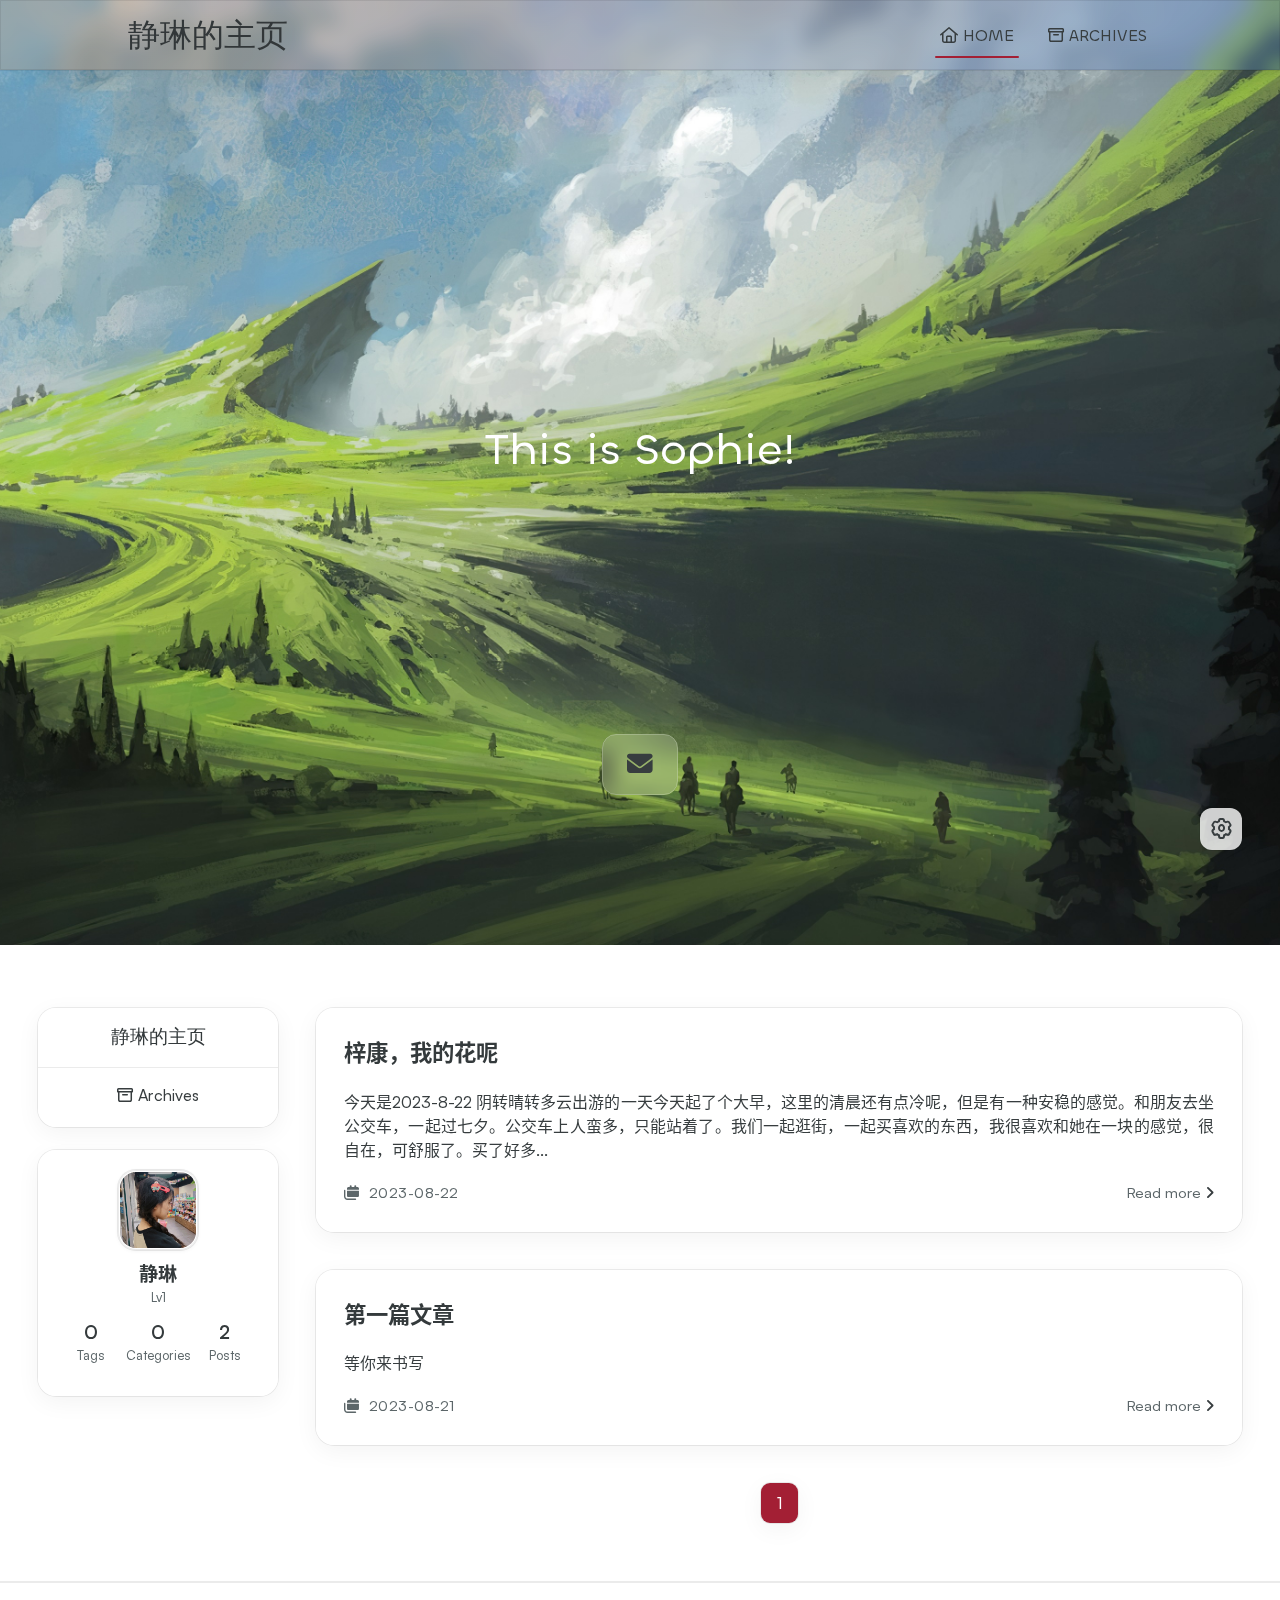
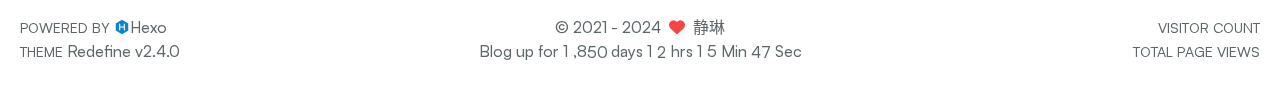
<file: index.html>
<!DOCTYPE html>
<html lang="en">
<head>
    <meta charset="utf-8">
    <meta name="viewport" content="width=device-width, initial-scale=1">
    <meta name="keywords" content="Hexo Theme Redefine">
    
    <meta name="author" content="静琳">
    <!-- preconnect -->
    <link rel="preconnect" href="https://fonts.googleapis.com">
    <link rel="preconnect" href="https://fonts.gstatic.com" crossorigin>
    
    
    <!--- Seo Part-->
    
    <link rel="canonical" href="https://luvsophie.asia/"/>
    <meta name="robots" content="index,follow">
    <meta name="googlebot" content="index,follow">
    <meta name="revisit-after" content="1 days">
    
        <meta property="og:type" content="website">
<meta property="og:title" content="Hexo">
<meta property="og:url" content="https://luvsophie.asia/index.html">
<meta property="og:site_name" content="Hexo">
<meta property="og:locale" content="en_US">
<meta property="article:author" content="John Doe">
<meta name="twitter:card" content="summary">
    
    
    <!--- Icon Part-->
    <link rel="icon" type="image/png" href="/images/icon.png" sizes="192x192">
    <link rel="apple-touch-icon" sizes="180x180" href="/images/icon.png">
    <meta name="theme-color" content="#A31F34">
    <link rel="shortcut icon" href="/images/icon.png">
    <!--- Page Info-->
    
    <title>
        
        静琳的主页
    </title>
    
<link rel="stylesheet" href="/css/style.css">


    
        
<link rel="stylesheet" href="/css/build/styles.css">

    

    
<link rel="stylesheet" href="/fonts/fonts.css">

    
<link rel="stylesheet" href="/fonts/Satoshi/satoshi.css">

    
<link rel="stylesheet" href="/fonts/Chillax/chillax.css">

    <!--- Font Part-->
    
    
    
    

    <!--- Inject Part-->
    
    <script id="hexo-configurations">
    let Global = window.Global || {};
    Global.hexo_config = {"hostname":"luvsophie.asia","root":"/","language":"en"};
    Global.theme_config = {"articles":{"style":{"font_size":"16px","line_height":1.5,"image_border_radius":"14px","image_alignment":"center","image_caption":false,"link_icon":true},"word_count":{"enable":true,"count":true,"min2read":true},"author_label":{"enable":true,"auto":false,"list":[]},"code_block":{"copy":true,"style":"mac","font":{"enable":false,"family":null,"url":null}},"toc":{"enable":true,"max_depth":3,"number":false,"expand":true,"init_open":true},"copyright":true,"lazyload":true,"recommendation":{"enable":false,"title":"推荐阅读","limit":3,"mobile_limit":2,"placeholder":"/images/light.png","skip_dirs":[]}},"colors":{"primary":"#A31F34","secondary":null},"global":{"fonts":{"chinese":{"enable":false,"family":null,"url":null},"english":{"enable":false,"family":null,"url":null}},"content_max_width":"1000px","sidebar_width":"210px","hover":{"shadow":true,"scale":false},"scroll_progress":{"bar":false,"percentage":true},"website_counter":{"url":"https://busuanzi.ibruce.info/busuanzi/2.3/busuanzi.pure.mini.js","enable":true,"site_pv":true,"site_uv":true,"post_pv":true},"single_page":true,"open_graph":true,"google_analytics":{"enable":false,"id":null}},"home_banner":{"enable":true,"style":"fixed","image":{"light":"/images/light.jpg","dark":"/images/dark.jpg"},"title":"This is Sophie!","subtitle":{"text":"hello","hitokoto":{"enable":true,"api":"https://v1.hitokoto.cn?c=d&c=i"},"typing_speed":100,"backing_speed":80,"starting_delay":500,"backing_delay":1500,"loop":true,"smart_backspace":true},"text_color":{"light":"#fff","dark":"#d1d1b6"},"text_style":{"title_size":"2.8rem","subtitle_size":"1.5rem","line_height":1.2},"custom_font":{"enable":false,"family":null,"url":null},"social_links":{"enable":true,"links":{"github":null,"instagram":null,"zhihu":null,"twitter":null,"email":"2300015133@qq.com"},"qrs":{"weixin":null}}},"plugins":{"feed":{"enable":false},"aplayer":{"enable":false,"type":"fixed","audios":[{"name":null,"artist":null,"url":null,"cover":null}]},"mermaid":{"enable":false,"version":"9.3.0"}},"version":"2.4.0","navbar":{"auto_hide":true,"color":{"left":"#f78736","right":"#367df7","transparency":35},"links":{"Home":{"path":"/","icon":"fa-regular fa-house"},"Archives":{"path":"/archives","icon":"fa-regular fa-archive"}},"search":{"enable":false,"preload":true}},"page_templates":{"friends_column":2,"tags_style":"blur"},"home":{"sidebar":{"enable":true,"position":"left","first_item":"menu","announcement":null,"links":{"Archives":{"path":"/archives","icon":"fa-regular fa-archive"}}},"article_date_format":"auto","categories":{"enable":true,"limit":3},"tags":{"enable":true,"limit":3}},"footerStart":"2021/6/29 11:45:14"};
    Global.language_ago = {"second":"%s seconds ago","minute":"%s minutes ago","hour":"%s hours ago","day":"%s days ago","week":"%s weeks ago","month":"%s months ago","year":"%s years ago"};
    Global.data_config = {"masonry":false};
  </script>
    
    <!--- Fontawesome Part-->
    
<link rel="stylesheet" href="/fontawesome/fontawesome.min.css">

    
<link rel="stylesheet" href="/fontawesome/brands.min.css">

    
<link rel="stylesheet" href="/fontawesome/solid.min.css">

    
<link rel="stylesheet" href="/fontawesome/regular.min.css">

    
    
    
    
<meta name="generator" content="Hexo 6.3.0"></head>


<body>
<div class="progress-bar-container">
    

    
        <span class="pjax-progress-bar"></span>
        <span class="swup-progress-icon">
            <i class="fa-solid fa-circle-notch fa-spin"></i>
        </span>
    
</div>


<main class="page-container" id="swup">

    
        
    <style>
        .home-banner-container {
            background: transparent !important;
        }

        .home-article-item,
        .sidebar-links,
        .sidebar-content,
        a.page-number,
        a.extend,
        .sidebar-links .links:hover,
        .right-bottom-tools,
        footer.footer {
            background-color: var(--background-color-transparent-80) !important;
        }

        .right-bottom-tools:hover,
        a.page-number:hover,
        a.extend:hover {
            background-color: var(--primary-color) !important;
        }

        .site-info,
        .home-article-sticky-label {
            background-color: var(--background-color-transparent-15) !important;
        }

        .home-article-sticky-label {
            backdrop-filter: none !important;
        }
    </style>

    <div class="home-banner-background transition-fade">
    </div>


<div class="home-banner-container flex-center transition-fade">
    <div class="content flex-center">
        <div class="description"
        
        >
            This is Sophie!
            
            
                <p><i id="subtitle"></i></p>
            
        </div>
        
            <div class="social-contacts">
                
                    
                
                    
                
                    
                
                    
                
                    
                        
                            <span class="social-contact-item email">
                                <a href="mailto:2300015133@qq.com">
                                    <i class="fa-solid fa-envelope"></i>
                                </a>
                            </span>
                        
                    
                
                
                    
                        
                    
                
            </div>
        
    </div>
</div>



    

    <div class="main-content-container">


        <div class="main-content-header">
            <header class="navbar-container">
    
    <div class="navbar-content has-home-banner">
        <div class="left">
            
            <a class="logo-title" href="https://luvsophie.asia/">
                <h1>
                静琳的主页
                </h1>
            </a>
        </div>

        <div class="right">
            <!-- PC -->
            <div class="desktop">
                <ul class="navbar-list">
                    
                        
                            <li class="navbar-item">
                                <!-- Menu -->
                                <a class="active" 
                                    href="/"  >
                                    
                                        
                                            <i class="fa-regular fa-house"></i>
                                        
                                        HOME
                                    
                                </a>
                                <!-- Submenu -->
                                
                            </li>
                    
                        
                            <li class="navbar-item">
                                <!-- Menu -->
                                <a class="" 
                                    href="/archives"  >
                                    
                                        
                                            <i class="fa-regular fa-archive"></i>
                                        
                                        ARCHIVES
                                    
                                </a>
                                <!-- Submenu -->
                                
                            </li>
                    
                    
                </ul>
            </div>
            <!-- Mobile -->
            <div class="mobile">
                
                <div class="icon-item navbar-bar">
                    <div class="navbar-bar-middle"></div>
                </div>
            </div>
        </div>
    </div>

    <!-- Mobile drawer -->
    <div class="navbar-drawer">
        <ul class="drawer-navbar-list">
            
                
                    <li class="drawer-navbar-item flex-center">
                        <a class="active" 
                        href="/"  >
                             
                                
                                    <i class="fa-regular fa-house"></i>
                                
                                HOME
                            
                        </a>
                    </li>
                    <!-- Submenu -->
                    
            
                
                    <li class="drawer-navbar-item flex-center">
                        <a class="" 
                        href="/archives"  >
                             
                                
                                    <i class="fa-regular fa-archive"></i>
                                
                                ARCHIVES
                            
                        </a>
                    </li>
                    <!-- Submenu -->
                    
            

        </ul>
    </div>

    <div class="window-mask"></div>

</header>


        </div>

        <div class="main-content-body">

            
                <div class="home-sidebar-container">
    <div class="sticky-container">
        
            
                <div class="sidebar-links">
                    <div class="site-info">
                        <div class="site-name">静琳的主页</div>
                        
                    </div>
                    
                        
                            
                                <a class="links" href="/archives">
                                    
                                        <i class="fa-regular fa-archive icon-space"></i>
                                    
                                    <span class="link-name">Archives</span>
                                </a>
                            
                        
                    
                </div>
            
            <div class="sidebar-content"  marginTop >
                <div class="avatar">
                    <img src="/images/touxiang.jpg">
                </div>
                <div class="author">
                    <div class="name">静琳</div>
                    
                        <div class="label">Lv1</div>
                    
                </div>
                <div class="statistics">
                    <a class="item" href="/tags">
                        <div class="number">0</div>
                        <div class="label">Tags</div>
                    </a>
                    <a class="item" href="/categories">
                        <div class="number">0</div>
                        <div class="label">Categories</div>
                    </a>
                    <a class="item" href="/archives">
                        <div class="number">2</div>
                        <div class="label">Posts</div>
                    </a>
                </div>
            </div>
        

    </div>
</div>

            

            <div class="main-content">

                
                    <div class="home-content-container">
    <ul class="home-article-list">
        
            <li class="home-article-item">

                

                

                

                <h3 class="home-article-title">
                    <a href="/2023/08/22/%E6%A2%93%E5%BA%B7%EF%BC%8C%E6%88%91%E7%9A%84%E8%8A%B1%E5%91%A2/">
                        梓康，我的花呢
                    </a>
                </h3>

                <div class="home-article-content markdown-body">
                    
                        今天是2023-8-22 阴转晴转多云出游的一天今天起了个大早，这里的清晨还有点冷呢，但是有一种安稳的感觉。和朋友去坐公交车，一起过七夕。公交车上人蛮多，只能站着了。我们一起逛街，一起买喜欢的东西，我很喜欢和她在一块的感觉，很自在，可舒服了。买了好多...
                    
                </div>

                <div class="home-article-meta-info-container">
    <div class="home-article-meta-info">
        <span><i class="fa-solid fa-calendars"></i>&nbsp;
            <span class="home-article-date" data-date="Tue Aug 22 2023 20:57:56 GMT+0800">
                
                    2023-08-22
                
            </span>
        </span>
        
        
    </div>

    <a href="/2023/08/22/%E6%A2%93%E5%BA%B7%EF%BC%8C%E6%88%91%E7%9A%84%E8%8A%B1%E5%91%A2/">Read more<span class="seo-reader-text">梓康，我的花呢</span>&nbsp;<i class="fa-solid fa-angle-right"></i></a>
</div>

            </li>
        
            <li class="home-article-item">

                

                

                

                <h3 class="home-article-title">
                    <a href="/2023/08/21/%E7%AC%AC%E4%B8%80%E7%AF%87%E6%96%87%E7%AB%A0/">
                        第一篇文章
                    </a>
                </h3>

                <div class="home-article-content markdown-body">
                    
                        等你来书写
                    
                </div>

                <div class="home-article-meta-info-container">
    <div class="home-article-meta-info">
        <span><i class="fa-solid fa-calendars"></i>&nbsp;
            <span class="home-article-date" data-date="Mon Aug 21 2023 10:00:53 GMT+0800">
                
                    2023-08-21
                
            </span>
        </span>
        
        
    </div>

    <a href="/2023/08/21/%E7%AC%AC%E4%B8%80%E7%AF%87%E6%96%87%E7%AB%A0/">Read more<span class="seo-reader-text">第一篇文章</span>&nbsp;<i class="fa-solid fa-angle-right"></i></a>
</div>

            </li>
        
    </ul>

    <div class="home-paginator">
        <div class="paginator">
    <span class="page-number current">1</span>
</div>

    </div>
</div>

                    <div class="comment-container pjax"></div>
                

            </div>

            

        </div>

        <div class="main-content-footer">
            <footer class="footer mt-5 py-5 h-auto text-base text-third-text-color relative border-t-2 border-t-border-color">
    <div class="info-container py-3 text-center">
        
        <div class="text-center">
            &copy;
            
              <span>2021</span>
              -
            
            2024&nbsp;&nbsp;<i class="fa-solid fa-heart fa-beat" style="--fa-animation-duration: 0.5s; color: #f54545"></i>&nbsp;&nbsp;<a href="/">静琳</a>
        </div>
        
            <script data-swup-reload-script src="https://busuanzi.ibruce.info/busuanzi/2.3/busuanzi.pure.mini.js"></script>
            <div class="relative text-center lg:absolute lg:right-[20px] lg:top-1/2 lg:-translate-y-1/2 lg:text-right">
                
                    <span id="busuanzi_container_site_uv" class="lg:!block">
                        <span class="text-sm">VISITOR COUNT</span>
                        <span id="busuanzi_value_site_uv"></span>
                    </span>
                
                
                    <span id="busuanzi_container_site_pv" class="lg:!block">
                        <span class="text-sm">TOTAL PAGE VIEWS</span>
                        <span id="busuanzi_value_site_pv"></span>
                    </span>
                
            </div>
        
        <div class="relative text-center lg:absolute lg:left-[20px] lg:top-1/2 lg:-translate-y-1/2 lg:text-left">
            <span class="lg:block text-sm">POWERED BY <?xml version="1.0" encoding="utf-8"?><!DOCTYPE svg PUBLIC "-//W3C//DTD SVG 1.1//EN" "http://www.w3.org/Graphics/SVG/1.1/DTD/svg11.dtd"><svg class="relative top-[2px] inline-block align-baseline" version="1.1" id="圖層_1" xmlns="http://www.w3.org/2000/svg" xmlns:xlink="http://www.w3.org/1999/xlink" x="0px" y="0px" width="1rem" height="1rem" viewBox="0 0 512 512" enable-background="new 0 0 512 512" xml:space="preserve"><path fill="#0E83CD" d="M256.4,25.8l-200,115.5L56,371.5l199.6,114.7l200-115.5l0.4-230.2L256.4,25.8z M349,354.6l-18.4,10.7l-18.6-11V275H200v79.6l-18.4,10.7l-18.6-11v-197l18.5-10.6l18.5,10.8V237h112v-79.6l18.5-10.6l18.5,10.8V354.6z"/></svg><a target="_blank" class="text-base" href="https://hexo.io">Hexo</a></span>
            <span class="text-sm lg:block">THEME&nbsp;<a class="text-base" target="_blank" href="https://github.com/EvanNotFound/hexo-theme-redefine">Redefine v2.4.0</a></span>
        </div>
        
        
            <div>
                Blog up for <span class="odometer" id="runtime_days" ></span> days <span class="odometer" id="runtime_hours"></span> hrs <span class="odometer" id="runtime_minutes"></span> Min <span class="odometer" id="runtime_seconds"></span> Sec
            </div>
        
        
            <script data-swup-reload-script>
                try {
                    function odometer_init() {
                    const elements = document.querySelectorAll('.odometer');
                    elements.forEach(el => {
                        new Odometer({
                            el,
                            format: '( ddd).dd',
                            duration: 200
                        });
                    });
                    }
                    odometer_init();
                } catch (error) {}
            </script>
        
        
        
    </div>  
</footer>
        </div>
    </div>

    

    <div class="right-side-tools-container">
        <div class="side-tools-container">
    <ul class="hidden-tools-list">
        <li class="right-bottom-tools tool-font-adjust-plus flex-center">
            <i class="fa-regular fa-magnifying-glass-plus"></i>
        </li>

        <li class="right-bottom-tools tool-font-adjust-minus flex-center">
            <i class="fa-regular fa-magnifying-glass-minus"></i>
        </li>

        <li class="right-bottom-tools tool-expand-width flex-center">
            <i class="fa-regular fa-expand"></i>
        </li>

        <li class="right-bottom-tools tool-dark-light-toggle flex-center">
            <i class="fa-regular fa-moon"></i>
        </li>

        <!-- rss -->
        

        

        <li class="right-bottom-tools tool-scroll-to-bottom flex-center">
            <i class="fa-regular fa-arrow-down"></i>
        </li>
    </ul>

    <ul class="visible-tools-list">
        <li class="right-bottom-tools toggle-tools-list flex-center">
            <i class="fa-regular fa-cog fa-spin"></i>
        </li>
        
            <li class="right-bottom-tools tool-scroll-to-top flex-center">
                <i class="arrow-up fas fa-arrow-up"></i>
                <span class="percent"></span>
            </li>
        
        
    </ul>
</div>

    </div>

    <div class="image-viewer-container">
    <img src="">
</div>


    

</main>


    
<script src="/js/libs/Swup.min.js"></script>

<script src="/js/libs/SwupSlideTheme.min.js"></script>

<script src="/js/libs/SwupScriptsPlugin.min.js"></script>

<script src="/js/libs/SwupProgressPlugin.min.js"></script>

<script src="/js/libs/SwupScrollPlugin.min.js"></script>

<script>
    const swup = new Swup({
        plugins: [
            new SwupScriptsPlugin({
                optin: true,
            }),
            new SwupProgressPlugin(),
            new SwupScrollPlugin({
                offset: 80,
            }),
            new SwupSlideTheme({
                mainElement: ".main-content-body",
            }),
        ],
        containers: ["#swup"],
    });

    swup.hooks.on("page:view", () => {
        Global.refresh();
    });

    // if (document.readyState === "complete") {
    //
    // } else {
    //     document.addEventListener("DOMContentLoaded", () => init());
    // }
</script>







<script src="/js/utils.js"></script>

<script src="/js/main.js"></script>

<script src="/js/layouts/navbarShrink.js"></script>

<script src="/js/tools/scrollTopBottom.js"></script>

<script src="/js/tools/lightDarkSwitch.js"></script>

<script src="/js/layouts/categoryList.js"></script>





    
<script src="/js/tools/codeBlock.js"></script>




    
<script src="/js/layouts/lazyload.js"></script>




    
<script src="/js/tools/runtime.js"></script>

    
<script src="/js/libs/odometer.min.js"></script>

    
<link rel="stylesheet" href="/assets/odometer-theme-minimal.css">




  
<script src="/js/libs/Typed.min.js"></script>

  
<script src="/js/plugins/typed.js"></script>







<div class="post-scripts" data-swup-reload-script>
    
        
<script src="/js/tools/tocToggle.js"></script>

<script src="/js/layouts/toc.js"></script>

<script src="/js/libs/anime.min.js"></script>

<script src="/js/plugins/tabs.js"></script>

    
</div>


</body>
</html>
</file>
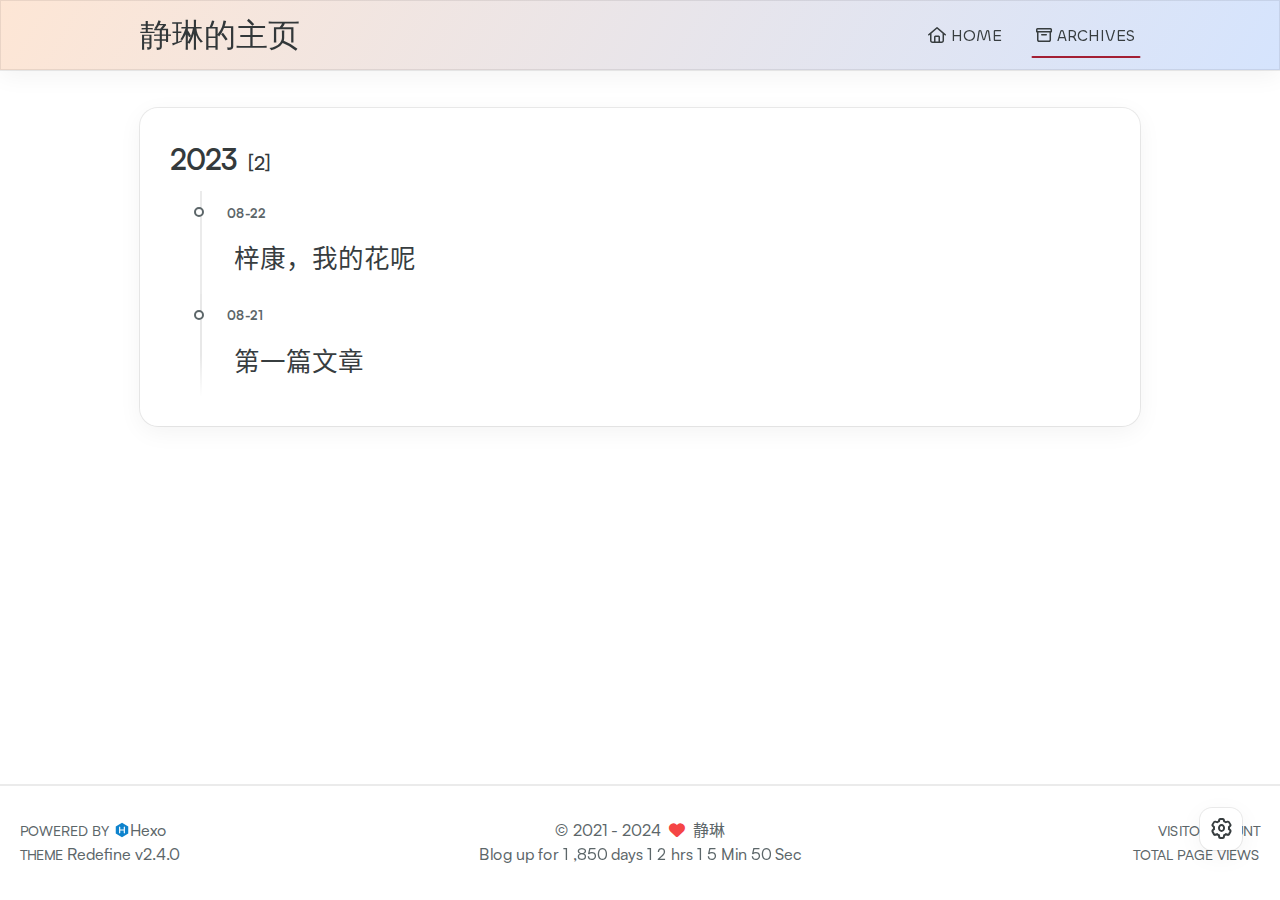
<file: archives/index.html>
<!DOCTYPE html>
<html lang="en">
<head>
    <meta charset="utf-8">
    <meta name="viewport" content="width=device-width, initial-scale=1">
    <meta name="keywords" content="Hexo Theme Redefine">
    
    <meta name="author" content="静琳">
    <!-- preconnect -->
    <link rel="preconnect" href="https://fonts.googleapis.com">
    <link rel="preconnect" href="https://fonts.gstatic.com" crossorigin>
    
    
    <!--- Seo Part-->
    
    <link rel="canonical" href="https://luvsophie.asia/archives/"/>
    <meta name="robots" content="index,follow">
    <meta name="googlebot" content="index,follow">
    <meta name="revisit-after" content="1 days">
    
        <meta property="og:type" content="website">
<meta property="og:title" content="Hexo">
<meta property="og:url" content="https://luvsophie.asia/archives/index.html">
<meta property="og:site_name" content="Hexo">
<meta property="og:locale" content="en_US">
<meta property="article:author" content="John Doe">
<meta name="twitter:card" content="summary">
    
    
    <!--- Icon Part-->
    <link rel="icon" type="image/png" href="/images/icon.png" sizes="192x192">
    <link rel="apple-touch-icon" sizes="180x180" href="/images/icon.png">
    <meta name="theme-color" content="#A31F34">
    <link rel="shortcut icon" href="/images/icon.png">
    <!--- Page Info-->
    
    <title>
        
            Archive -
        
        静琳的主页
    </title>
    
<link rel="stylesheet" href="/css/style.css">


    
        
<link rel="stylesheet" href="/css/build/styles.css">

    

    
<link rel="stylesheet" href="/fonts/fonts.css">

    
<link rel="stylesheet" href="/fonts/Satoshi/satoshi.css">

    
<link rel="stylesheet" href="/fonts/Chillax/chillax.css">

    <!--- Font Part-->
    
    
    
    

    <!--- Inject Part-->
    
    <script id="hexo-configurations">
    let Global = window.Global || {};
    Global.hexo_config = {"hostname":"luvsophie.asia","root":"/","language":"en"};
    Global.theme_config = {"articles":{"style":{"font_size":"16px","line_height":1.5,"image_border_radius":"14px","image_alignment":"center","image_caption":false,"link_icon":true},"word_count":{"enable":true,"count":true,"min2read":true},"author_label":{"enable":true,"auto":false,"list":[]},"code_block":{"copy":true,"style":"mac","font":{"enable":false,"family":null,"url":null}},"toc":{"enable":true,"max_depth":3,"number":false,"expand":true,"init_open":true},"copyright":true,"lazyload":true,"recommendation":{"enable":false,"title":"推荐阅读","limit":3,"mobile_limit":2,"placeholder":"/images/light.png","skip_dirs":[]}},"colors":{"primary":"#A31F34","secondary":null},"global":{"fonts":{"chinese":{"enable":false,"family":null,"url":null},"english":{"enable":false,"family":null,"url":null}},"content_max_width":"1000px","sidebar_width":"210px","hover":{"shadow":true,"scale":false},"scroll_progress":{"bar":false,"percentage":true},"website_counter":{"url":"https://busuanzi.ibruce.info/busuanzi/2.3/busuanzi.pure.mini.js","enable":true,"site_pv":true,"site_uv":true,"post_pv":true},"single_page":true,"open_graph":true,"google_analytics":{"enable":false,"id":null}},"home_banner":{"enable":true,"style":"fixed","image":{"light":"/images/light.jpg","dark":"/images/dark.jpg"},"title":"This is Sophie!","subtitle":{"text":"hello","hitokoto":{"enable":true,"api":"https://v1.hitokoto.cn?c=d&c=i"},"typing_speed":100,"backing_speed":80,"starting_delay":500,"backing_delay":1500,"loop":true,"smart_backspace":true},"text_color":{"light":"#fff","dark":"#d1d1b6"},"text_style":{"title_size":"2.8rem","subtitle_size":"1.5rem","line_height":1.2},"custom_font":{"enable":false,"family":null,"url":null},"social_links":{"enable":true,"links":{"github":null,"instagram":null,"zhihu":null,"twitter":null,"email":"2300015133@qq.com"},"qrs":{"weixin":null}}},"plugins":{"feed":{"enable":false},"aplayer":{"enable":false,"type":"fixed","audios":[{"name":null,"artist":null,"url":null,"cover":null}]},"mermaid":{"enable":false,"version":"9.3.0"}},"version":"2.4.0","navbar":{"auto_hide":true,"color":{"left":"#f78736","right":"#367df7","transparency":35},"links":{"Home":{"path":"/","icon":"fa-regular fa-house"},"Archives":{"path":"/archives","icon":"fa-regular fa-archive"}},"search":{"enable":false,"preload":true}},"page_templates":{"friends_column":2,"tags_style":"blur"},"home":{"sidebar":{"enable":true,"position":"left","first_item":"menu","announcement":null,"links":{"Archives":{"path":"/archives","icon":"fa-regular fa-archive"}}},"article_date_format":"auto","categories":{"enable":true,"limit":3},"tags":{"enable":true,"limit":3}},"footerStart":"2021/6/29 11:45:14"};
    Global.language_ago = {"second":"%s seconds ago","minute":"%s minutes ago","hour":"%s hours ago","day":"%s days ago","week":"%s weeks ago","month":"%s months ago","year":"%s years ago"};
    Global.data_config = {"masonry":false};
  </script>
    
    <!--- Fontawesome Part-->
    
<link rel="stylesheet" href="/fontawesome/fontawesome.min.css">

    
<link rel="stylesheet" href="/fontawesome/brands.min.css">

    
<link rel="stylesheet" href="/fontawesome/solid.min.css">

    
<link rel="stylesheet" href="/fontawesome/regular.min.css">

    
    
    
    
<meta name="generator" content="Hexo 6.3.0"></head>


<body>
<div class="progress-bar-container">
    

    
        <span class="pjax-progress-bar"></span>
        <span class="swup-progress-icon">
            <i class="fa-solid fa-circle-notch fa-spin"></i>
        </span>
    
</div>


<main class="page-container" id="swup">

    

    <div class="main-content-container">


        <div class="main-content-header">
            <header class="navbar-container">
    
    <div class="navbar-content">
        <div class="left">
            
            <a class="logo-title" href="https://luvsophie.asia/">
                
                静琳的主页
                
            </a>
        </div>

        <div class="right">
            <!-- PC -->
            <div class="desktop">
                <ul class="navbar-list">
                    
                        
                            <li class="navbar-item">
                                <!-- Menu -->
                                <a class="" 
                                    href="/"  >
                                    
                                        
                                            <i class="fa-regular fa-house"></i>
                                        
                                        HOME
                                    
                                </a>
                                <!-- Submenu -->
                                
                            </li>
                    
                        
                            <li class="navbar-item">
                                <!-- Menu -->
                                <a class="active" 
                                    href="/archives"  >
                                    
                                        
                                            <i class="fa-regular fa-archive"></i>
                                        
                                        ARCHIVES
                                    
                                </a>
                                <!-- Submenu -->
                                
                            </li>
                    
                    
                </ul>
            </div>
            <!-- Mobile -->
            <div class="mobile">
                
                <div class="icon-item navbar-bar">
                    <div class="navbar-bar-middle"></div>
                </div>
            </div>
        </div>
    </div>

    <!-- Mobile drawer -->
    <div class="navbar-drawer">
        <ul class="drawer-navbar-list">
            
                
                    <li class="drawer-navbar-item flex-center">
                        <a class="" 
                        href="/"  >
                             
                                
                                    <i class="fa-regular fa-house"></i>
                                
                                HOME
                            
                        </a>
                    </li>
                    <!-- Submenu -->
                    
            
                
                    <li class="drawer-navbar-item flex-center">
                        <a class="active" 
                        href="/archives"  >
                             
                                
                                    <i class="fa-regular fa-archive"></i>
                                
                                ARCHIVES
                            
                        </a>
                    </li>
                    <!-- Submenu -->
                    
            

        </ul>
    </div>

    <div class="window-mask"></div>

</header>


        </div>

        <div class="main-content-body">

            

            <div class="main-content">

                
                    <div class="archive-container ">
    
<div class="archive-list-container">
    
        <section class="archive-item">
            <div class="archive-item-header">
                <span class="archive-year">2023</span>
                <span class="archive-year-post-count">[2]</span>
            </div>
            <ul class="article-list">
              
              <li class="article-item" date-is='08-22'>
                <a href="/2023/08/22/%E6%A2%93%E5%BA%B7%EF%BC%8C%E6%88%91%E7%9A%84%E8%8A%B1%E5%91%A2/">
                  <span class="article-title">梓康，我的花呢</span>
                </a>
              </li>
              
              <li class="article-item" date-is='08-21'>
                <a href="/2023/08/21/%E7%AC%AC%E4%B8%80%E7%AF%87%E6%96%87%E7%AB%A0/">
                  <span class="article-title">第一篇文章</span>
                </a>
              </li>
              
            </ul>
        </section>
    
</div>

</div>

                

            </div>

            

        </div>

        <div class="main-content-footer">
            <footer class="footer mt-5 py-5 h-auto text-base text-third-text-color relative border-t-2 border-t-border-color">
    <div class="info-container py-3 text-center">
        
        <div class="text-center">
            &copy;
            
              <span>2021</span>
              -
            
            2024&nbsp;&nbsp;<i class="fa-solid fa-heart fa-beat" style="--fa-animation-duration: 0.5s; color: #f54545"></i>&nbsp;&nbsp;<a href="/">静琳</a>
        </div>
        
            <script data-swup-reload-script src="https://busuanzi.ibruce.info/busuanzi/2.3/busuanzi.pure.mini.js"></script>
            <div class="relative text-center lg:absolute lg:right-[20px] lg:top-1/2 lg:-translate-y-1/2 lg:text-right">
                
                    <span id="busuanzi_container_site_uv" class="lg:!block">
                        <span class="text-sm">VISITOR COUNT</span>
                        <span id="busuanzi_value_site_uv"></span>
                    </span>
                
                
                    <span id="busuanzi_container_site_pv" class="lg:!block">
                        <span class="text-sm">TOTAL PAGE VIEWS</span>
                        <span id="busuanzi_value_site_pv"></span>
                    </span>
                
            </div>
        
        <div class="relative text-center lg:absolute lg:left-[20px] lg:top-1/2 lg:-translate-y-1/2 lg:text-left">
            <span class="lg:block text-sm">POWERED BY <?xml version="1.0" encoding="utf-8"?><!DOCTYPE svg PUBLIC "-//W3C//DTD SVG 1.1//EN" "http://www.w3.org/Graphics/SVG/1.1/DTD/svg11.dtd"><svg class="relative top-[2px] inline-block align-baseline" version="1.1" id="圖層_1" xmlns="http://www.w3.org/2000/svg" xmlns:xlink="http://www.w3.org/1999/xlink" x="0px" y="0px" width="1rem" height="1rem" viewBox="0 0 512 512" enable-background="new 0 0 512 512" xml:space="preserve"><path fill="#0E83CD" d="M256.4,25.8l-200,115.5L56,371.5l199.6,114.7l200-115.5l0.4-230.2L256.4,25.8z M349,354.6l-18.4,10.7l-18.6-11V275H200v79.6l-18.4,10.7l-18.6-11v-197l18.5-10.6l18.5,10.8V237h112v-79.6l18.5-10.6l18.5,10.8V354.6z"/></svg><a target="_blank" class="text-base" href="https://hexo.io">Hexo</a></span>
            <span class="text-sm lg:block">THEME&nbsp;<a class="text-base" target="_blank" href="https://github.com/EvanNotFound/hexo-theme-redefine">Redefine v2.4.0</a></span>
        </div>
        
        
            <div>
                Blog up for <span class="odometer" id="runtime_days" ></span> days <span class="odometer" id="runtime_hours"></span> hrs <span class="odometer" id="runtime_minutes"></span> Min <span class="odometer" id="runtime_seconds"></span> Sec
            </div>
        
        
            <script data-swup-reload-script>
                try {
                    function odometer_init() {
                    const elements = document.querySelectorAll('.odometer');
                    elements.forEach(el => {
                        new Odometer({
                            el,
                            format: '( ddd).dd',
                            duration: 200
                        });
                    });
                    }
                    odometer_init();
                } catch (error) {}
            </script>
        
        
        
    </div>  
</footer>
        </div>
    </div>

    

    <div class="right-side-tools-container">
        <div class="side-tools-container">
    <ul class="hidden-tools-list">
        <li class="right-bottom-tools tool-font-adjust-plus flex-center">
            <i class="fa-regular fa-magnifying-glass-plus"></i>
        </li>

        <li class="right-bottom-tools tool-font-adjust-minus flex-center">
            <i class="fa-regular fa-magnifying-glass-minus"></i>
        </li>

        <li class="right-bottom-tools tool-expand-width flex-center">
            <i class="fa-regular fa-expand"></i>
        </li>

        <li class="right-bottom-tools tool-dark-light-toggle flex-center">
            <i class="fa-regular fa-moon"></i>
        </li>

        <!-- rss -->
        

        

        <li class="right-bottom-tools tool-scroll-to-bottom flex-center">
            <i class="fa-regular fa-arrow-down"></i>
        </li>
    </ul>

    <ul class="visible-tools-list">
        <li class="right-bottom-tools toggle-tools-list flex-center">
            <i class="fa-regular fa-cog fa-spin"></i>
        </li>
        
            <li class="right-bottom-tools tool-scroll-to-top flex-center">
                <i class="arrow-up fas fa-arrow-up"></i>
                <span class="percent"></span>
            </li>
        
        
    </ul>
</div>

    </div>

    <div class="image-viewer-container">
    <img src="">
</div>


    

</main>


    
<script src="/js/libs/Swup.min.js"></script>

<script src="/js/libs/SwupSlideTheme.min.js"></script>

<script src="/js/libs/SwupScriptsPlugin.min.js"></script>

<script src="/js/libs/SwupProgressPlugin.min.js"></script>

<script src="/js/libs/SwupScrollPlugin.min.js"></script>

<script>
    const swup = new Swup({
        plugins: [
            new SwupScriptsPlugin({
                optin: true,
            }),
            new SwupProgressPlugin(),
            new SwupScrollPlugin({
                offset: 80,
            }),
            new SwupSlideTheme({
                mainElement: ".main-content-body",
            }),
        ],
        containers: ["#swup"],
    });

    swup.hooks.on("page:view", () => {
        Global.refresh();
    });

    // if (document.readyState === "complete") {
    //
    // } else {
    //     document.addEventListener("DOMContentLoaded", () => init());
    // }
</script>






<script src="/js/utils.js"></script>

<script src="/js/main.js"></script>

<script src="/js/layouts/navbarShrink.js"></script>

<script src="/js/tools/scrollTopBottom.js"></script>

<script src="/js/tools/lightDarkSwitch.js"></script>

<script src="/js/layouts/categoryList.js"></script>





    
<script src="/js/tools/codeBlock.js"></script>




    
<script src="/js/layouts/lazyload.js"></script>




    
<script src="/js/tools/runtime.js"></script>

    
<script src="/js/libs/odometer.min.js"></script>

    
<link rel="stylesheet" href="/assets/odometer-theme-minimal.css">




  
<script src="/js/libs/Typed.min.js"></script>

  
<script src="/js/plugins/typed.js"></script>







<div class="post-scripts" data-swup-reload-script>
    
        
<script src="/js/tools/tocToggle.js"></script>

<script src="/js/layouts/toc.js"></script>

<script src="/js/libs/anime.min.js"></script>

<script src="/js/plugins/tabs.js"></script>

    
</div>


</body>
</html>
</file>
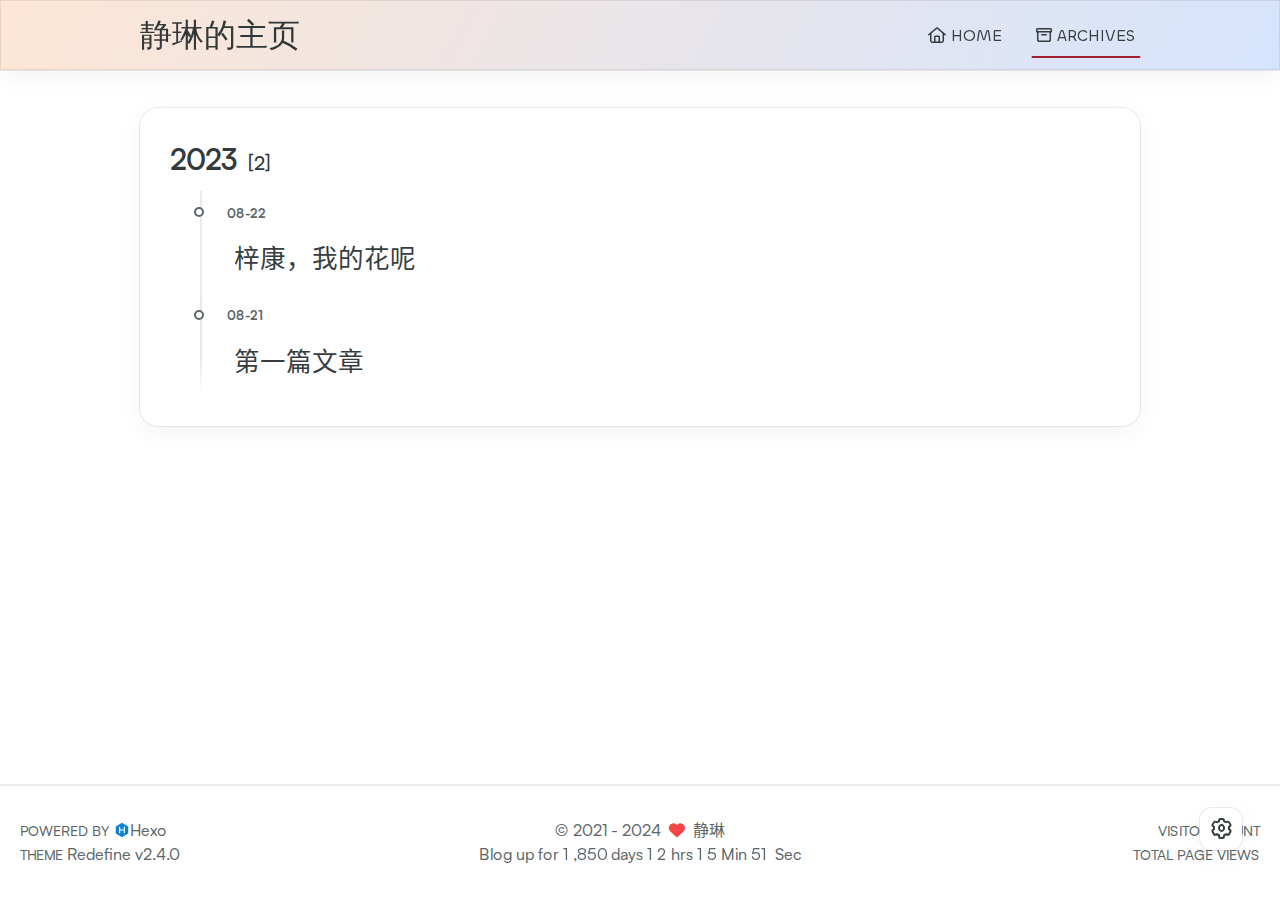
<file: archives/2023/index.html>
<!DOCTYPE html>
<html lang="en">
<head>
    <meta charset="utf-8">
    <meta name="viewport" content="width=device-width, initial-scale=1">
    <meta name="keywords" content="Hexo Theme Redefine">
    
    <meta name="author" content="静琳">
    <!-- preconnect -->
    <link rel="preconnect" href="https://fonts.googleapis.com">
    <link rel="preconnect" href="https://fonts.gstatic.com" crossorigin>
    
    
    <!--- Seo Part-->
    
    <link rel="canonical" href="https://luvsophie.asia/archives/2023/"/>
    <meta name="robots" content="index,follow">
    <meta name="googlebot" content="index,follow">
    <meta name="revisit-after" content="1 days">
    
        <meta property="og:type" content="website">
<meta property="og:title" content="Hexo">
<meta property="og:url" content="https://luvsophie.asia/archives/2023/index.html">
<meta property="og:site_name" content="Hexo">
<meta property="og:locale" content="en_US">
<meta property="article:author" content="John Doe">
<meta name="twitter:card" content="summary">
    
    
    <!--- Icon Part-->
    <link rel="icon" type="image/png" href="/images/icon.png" sizes="192x192">
    <link rel="apple-touch-icon" sizes="180x180" href="/images/icon.png">
    <meta name="theme-color" content="#A31F34">
    <link rel="shortcut icon" href="/images/icon.png">
    <!--- Page Info-->
    
    <title>
        
            Archive: 2023 -
        
        静琳的主页
    </title>
    
<link rel="stylesheet" href="/css/style.css">


    
        
<link rel="stylesheet" href="/css/build/styles.css">

    

    
<link rel="stylesheet" href="/fonts/fonts.css">

    
<link rel="stylesheet" href="/fonts/Satoshi/satoshi.css">

    
<link rel="stylesheet" href="/fonts/Chillax/chillax.css">

    <!--- Font Part-->
    
    
    
    

    <!--- Inject Part-->
    
    <script id="hexo-configurations">
    let Global = window.Global || {};
    Global.hexo_config = {"hostname":"luvsophie.asia","root":"/","language":"en"};
    Global.theme_config = {"articles":{"style":{"font_size":"16px","line_height":1.5,"image_border_radius":"14px","image_alignment":"center","image_caption":false,"link_icon":true},"word_count":{"enable":true,"count":true,"min2read":true},"author_label":{"enable":true,"auto":false,"list":[]},"code_block":{"copy":true,"style":"mac","font":{"enable":false,"family":null,"url":null}},"toc":{"enable":true,"max_depth":3,"number":false,"expand":true,"init_open":true},"copyright":true,"lazyload":true,"recommendation":{"enable":false,"title":"推荐阅读","limit":3,"mobile_limit":2,"placeholder":"/images/light.png","skip_dirs":[]}},"colors":{"primary":"#A31F34","secondary":null},"global":{"fonts":{"chinese":{"enable":false,"family":null,"url":null},"english":{"enable":false,"family":null,"url":null}},"content_max_width":"1000px","sidebar_width":"210px","hover":{"shadow":true,"scale":false},"scroll_progress":{"bar":false,"percentage":true},"website_counter":{"url":"https://busuanzi.ibruce.info/busuanzi/2.3/busuanzi.pure.mini.js","enable":true,"site_pv":true,"site_uv":true,"post_pv":true},"single_page":true,"open_graph":true,"google_analytics":{"enable":false,"id":null}},"home_banner":{"enable":true,"style":"fixed","image":{"light":"/images/light.jpg","dark":"/images/dark.jpg"},"title":"This is Sophie!","subtitle":{"text":"hello","hitokoto":{"enable":true,"api":"https://v1.hitokoto.cn?c=d&c=i"},"typing_speed":100,"backing_speed":80,"starting_delay":500,"backing_delay":1500,"loop":true,"smart_backspace":true},"text_color":{"light":"#fff","dark":"#d1d1b6"},"text_style":{"title_size":"2.8rem","subtitle_size":"1.5rem","line_height":1.2},"custom_font":{"enable":false,"family":null,"url":null},"social_links":{"enable":true,"links":{"github":null,"instagram":null,"zhihu":null,"twitter":null,"email":"2300015133@qq.com"},"qrs":{"weixin":null}}},"plugins":{"feed":{"enable":false},"aplayer":{"enable":false,"type":"fixed","audios":[{"name":null,"artist":null,"url":null,"cover":null}]},"mermaid":{"enable":false,"version":"9.3.0"}},"version":"2.4.0","navbar":{"auto_hide":true,"color":{"left":"#f78736","right":"#367df7","transparency":35},"links":{"Home":{"path":"/","icon":"fa-regular fa-house"},"Archives":{"path":"/archives","icon":"fa-regular fa-archive"}},"search":{"enable":false,"preload":true}},"page_templates":{"friends_column":2,"tags_style":"blur"},"home":{"sidebar":{"enable":true,"position":"left","first_item":"menu","announcement":null,"links":{"Archives":{"path":"/archives","icon":"fa-regular fa-archive"}}},"article_date_format":"auto","categories":{"enable":true,"limit":3},"tags":{"enable":true,"limit":3}},"footerStart":"2021/6/29 11:45:14"};
    Global.language_ago = {"second":"%s seconds ago","minute":"%s minutes ago","hour":"%s hours ago","day":"%s days ago","week":"%s weeks ago","month":"%s months ago","year":"%s years ago"};
    Global.data_config = {"masonry":false};
  </script>
    
    <!--- Fontawesome Part-->
    
<link rel="stylesheet" href="/fontawesome/fontawesome.min.css">

    
<link rel="stylesheet" href="/fontawesome/brands.min.css">

    
<link rel="stylesheet" href="/fontawesome/solid.min.css">

    
<link rel="stylesheet" href="/fontawesome/regular.min.css">

    
    
    
    
<meta name="generator" content="Hexo 6.3.0"></head>


<body>
<div class="progress-bar-container">
    

    
        <span class="pjax-progress-bar"></span>
        <span class="swup-progress-icon">
            <i class="fa-solid fa-circle-notch fa-spin"></i>
        </span>
    
</div>


<main class="page-container" id="swup">

    

    <div class="main-content-container">


        <div class="main-content-header">
            <header class="navbar-container">
    
    <div class="navbar-content">
        <div class="left">
            
            <a class="logo-title" href="https://luvsophie.asia/">
                
                静琳的主页
                
            </a>
        </div>

        <div class="right">
            <!-- PC -->
            <div class="desktop">
                <ul class="navbar-list">
                    
                        
                            <li class="navbar-item">
                                <!-- Menu -->
                                <a class="" 
                                    href="/"  >
                                    
                                        
                                            <i class="fa-regular fa-house"></i>
                                        
                                        HOME
                                    
                                </a>
                                <!-- Submenu -->
                                
                            </li>
                    
                        
                            <li class="navbar-item">
                                <!-- Menu -->
                                <a class="active" 
                                    href="/archives"  >
                                    
                                        
                                            <i class="fa-regular fa-archive"></i>
                                        
                                        ARCHIVES
                                    
                                </a>
                                <!-- Submenu -->
                                
                            </li>
                    
                    
                </ul>
            </div>
            <!-- Mobile -->
            <div class="mobile">
                
                <div class="icon-item navbar-bar">
                    <div class="navbar-bar-middle"></div>
                </div>
            </div>
        </div>
    </div>

    <!-- Mobile drawer -->
    <div class="navbar-drawer">
        <ul class="drawer-navbar-list">
            
                
                    <li class="drawer-navbar-item flex-center">
                        <a class="" 
                        href="/"  >
                             
                                
                                    <i class="fa-regular fa-house"></i>
                                
                                HOME
                            
                        </a>
                    </li>
                    <!-- Submenu -->
                    
            
                
                    <li class="drawer-navbar-item flex-center">
                        <a class="active" 
                        href="/archives"  >
                             
                                
                                    <i class="fa-regular fa-archive"></i>
                                
                                ARCHIVES
                            
                        </a>
                    </li>
                    <!-- Submenu -->
                    
            

        </ul>
    </div>

    <div class="window-mask"></div>

</header>


        </div>

        <div class="main-content-body">

            

            <div class="main-content">

                
                    <div class="archive-container ">
    
<div class="archive-list-container">
    
        <section class="archive-item">
            <div class="archive-item-header">
                <span class="archive-year">2023</span>
                <span class="archive-year-post-count">[2]</span>
            </div>
            <ul class="article-list">
              
              <li class="article-item" date-is='08-22'>
                <a href="/2023/08/22/%E6%A2%93%E5%BA%B7%EF%BC%8C%E6%88%91%E7%9A%84%E8%8A%B1%E5%91%A2/">
                  <span class="article-title">梓康，我的花呢</span>
                </a>
              </li>
              
              <li class="article-item" date-is='08-21'>
                <a href="/2023/08/21/%E7%AC%AC%E4%B8%80%E7%AF%87%E6%96%87%E7%AB%A0/">
                  <span class="article-title">第一篇文章</span>
                </a>
              </li>
              
            </ul>
        </section>
    
</div>

</div>

                

            </div>

            

        </div>

        <div class="main-content-footer">
            <footer class="footer mt-5 py-5 h-auto text-base text-third-text-color relative border-t-2 border-t-border-color">
    <div class="info-container py-3 text-center">
        
        <div class="text-center">
            &copy;
            
              <span>2021</span>
              -
            
            2024&nbsp;&nbsp;<i class="fa-solid fa-heart fa-beat" style="--fa-animation-duration: 0.5s; color: #f54545"></i>&nbsp;&nbsp;<a href="/">静琳</a>
        </div>
        
            <script data-swup-reload-script src="https://busuanzi.ibruce.info/busuanzi/2.3/busuanzi.pure.mini.js"></script>
            <div class="relative text-center lg:absolute lg:right-[20px] lg:top-1/2 lg:-translate-y-1/2 lg:text-right">
                
                    <span id="busuanzi_container_site_uv" class="lg:!block">
                        <span class="text-sm">VISITOR COUNT</span>
                        <span id="busuanzi_value_site_uv"></span>
                    </span>
                
                
                    <span id="busuanzi_container_site_pv" class="lg:!block">
                        <span class="text-sm">TOTAL PAGE VIEWS</span>
                        <span id="busuanzi_value_site_pv"></span>
                    </span>
                
            </div>
        
        <div class="relative text-center lg:absolute lg:left-[20px] lg:top-1/2 lg:-translate-y-1/2 lg:text-left">
            <span class="lg:block text-sm">POWERED BY <?xml version="1.0" encoding="utf-8"?><!DOCTYPE svg PUBLIC "-//W3C//DTD SVG 1.1//EN" "http://www.w3.org/Graphics/SVG/1.1/DTD/svg11.dtd"><svg class="relative top-[2px] inline-block align-baseline" version="1.1" id="圖層_1" xmlns="http://www.w3.org/2000/svg" xmlns:xlink="http://www.w3.org/1999/xlink" x="0px" y="0px" width="1rem" height="1rem" viewBox="0 0 512 512" enable-background="new 0 0 512 512" xml:space="preserve"><path fill="#0E83CD" d="M256.4,25.8l-200,115.5L56,371.5l199.6,114.7l200-115.5l0.4-230.2L256.4,25.8z M349,354.6l-18.4,10.7l-18.6-11V275H200v79.6l-18.4,10.7l-18.6-11v-197l18.5-10.6l18.5,10.8V237h112v-79.6l18.5-10.6l18.5,10.8V354.6z"/></svg><a target="_blank" class="text-base" href="https://hexo.io">Hexo</a></span>
            <span class="text-sm lg:block">THEME&nbsp;<a class="text-base" target="_blank" href="https://github.com/EvanNotFound/hexo-theme-redefine">Redefine v2.4.0</a></span>
        </div>
        
        
            <div>
                Blog up for <span class="odometer" id="runtime_days" ></span> days <span class="odometer" id="runtime_hours"></span> hrs <span class="odometer" id="runtime_minutes"></span> Min <span class="odometer" id="runtime_seconds"></span> Sec
            </div>
        
        
            <script data-swup-reload-script>
                try {
                    function odometer_init() {
                    const elements = document.querySelectorAll('.odometer');
                    elements.forEach(el => {
                        new Odometer({
                            el,
                            format: '( ddd).dd',
                            duration: 200
                        });
                    });
                    }
                    odometer_init();
                } catch (error) {}
            </script>
        
        
        
    </div>  
</footer>
        </div>
    </div>

    

    <div class="right-side-tools-container">
        <div class="side-tools-container">
    <ul class="hidden-tools-list">
        <li class="right-bottom-tools tool-font-adjust-plus flex-center">
            <i class="fa-regular fa-magnifying-glass-plus"></i>
        </li>

        <li class="right-bottom-tools tool-font-adjust-minus flex-center">
            <i class="fa-regular fa-magnifying-glass-minus"></i>
        </li>

        <li class="right-bottom-tools tool-expand-width flex-center">
            <i class="fa-regular fa-expand"></i>
        </li>

        <li class="right-bottom-tools tool-dark-light-toggle flex-center">
            <i class="fa-regular fa-moon"></i>
        </li>

        <!-- rss -->
        

        

        <li class="right-bottom-tools tool-scroll-to-bottom flex-center">
            <i class="fa-regular fa-arrow-down"></i>
        </li>
    </ul>

    <ul class="visible-tools-list">
        <li class="right-bottom-tools toggle-tools-list flex-center">
            <i class="fa-regular fa-cog fa-spin"></i>
        </li>
        
            <li class="right-bottom-tools tool-scroll-to-top flex-center">
                <i class="arrow-up fas fa-arrow-up"></i>
                <span class="percent"></span>
            </li>
        
        
    </ul>
</div>

    </div>

    <div class="image-viewer-container">
    <img src="">
</div>


    

</main>


    
<script src="/js/libs/Swup.min.js"></script>

<script src="/js/libs/SwupSlideTheme.min.js"></script>

<script src="/js/libs/SwupScriptsPlugin.min.js"></script>

<script src="/js/libs/SwupProgressPlugin.min.js"></script>

<script src="/js/libs/SwupScrollPlugin.min.js"></script>

<script>
    const swup = new Swup({
        plugins: [
            new SwupScriptsPlugin({
                optin: true,
            }),
            new SwupProgressPlugin(),
            new SwupScrollPlugin({
                offset: 80,
            }),
            new SwupSlideTheme({
                mainElement: ".main-content-body",
            }),
        ],
        containers: ["#swup"],
    });

    swup.hooks.on("page:view", () => {
        Global.refresh();
    });

    // if (document.readyState === "complete") {
    //
    // } else {
    //     document.addEventListener("DOMContentLoaded", () => init());
    // }
</script>






<script src="/js/utils.js"></script>

<script src="/js/main.js"></script>

<script src="/js/layouts/navbarShrink.js"></script>

<script src="/js/tools/scrollTopBottom.js"></script>

<script src="/js/tools/lightDarkSwitch.js"></script>

<script src="/js/layouts/categoryList.js"></script>





    
<script src="/js/tools/codeBlock.js"></script>




    
<script src="/js/layouts/lazyload.js"></script>




    
<script src="/js/tools/runtime.js"></script>

    
<script src="/js/libs/odometer.min.js"></script>

    
<link rel="stylesheet" href="/assets/odometer-theme-minimal.css">




  
<script src="/js/libs/Typed.min.js"></script>

  
<script src="/js/plugins/typed.js"></script>







<div class="post-scripts" data-swup-reload-script>
    
        
<script src="/js/tools/tocToggle.js"></script>

<script src="/js/layouts/toc.js"></script>

<script src="/js/libs/anime.min.js"></script>

<script src="/js/plugins/tabs.js"></script>

    
</div>


</body>
</html>
</file>
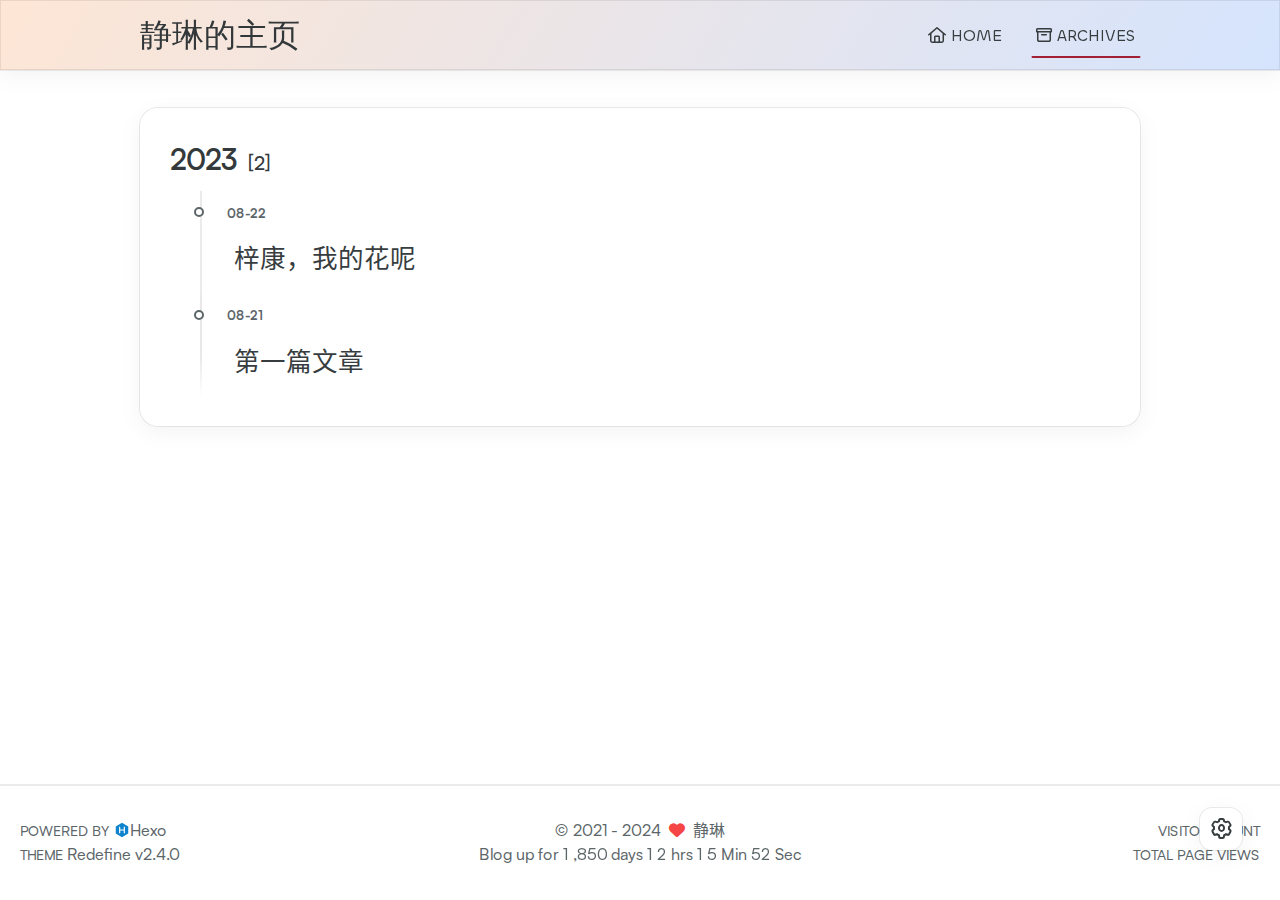
<file: archives/2023/08/index.html>
<!DOCTYPE html>
<html lang="en">
<head>
    <meta charset="utf-8">
    <meta name="viewport" content="width=device-width, initial-scale=1">
    <meta name="keywords" content="Hexo Theme Redefine">
    
    <meta name="author" content="静琳">
    <!-- preconnect -->
    <link rel="preconnect" href="https://fonts.googleapis.com">
    <link rel="preconnect" href="https://fonts.gstatic.com" crossorigin>
    
    
    <!--- Seo Part-->
    
    <link rel="canonical" href="https://luvsophie.asia/archives/2023/08/"/>
    <meta name="robots" content="index,follow">
    <meta name="googlebot" content="index,follow">
    <meta name="revisit-after" content="1 days">
    
        <meta property="og:type" content="website">
<meta property="og:title" content="Hexo">
<meta property="og:url" content="https://luvsophie.asia/archives/2023/08/index.html">
<meta property="og:site_name" content="Hexo">
<meta property="og:locale" content="en_US">
<meta property="article:author" content="John Doe">
<meta name="twitter:card" content="summary">
    
    
    <!--- Icon Part-->
    <link rel="icon" type="image/png" href="/images/icon.png" sizes="192x192">
    <link rel="apple-touch-icon" sizes="180x180" href="/images/icon.png">
    <meta name="theme-color" content="#A31F34">
    <link rel="shortcut icon" href="/images/icon.png">
    <!--- Page Info-->
    
    <title>
        
            Archive: 2023/8 -
        
        静琳的主页
    </title>
    
<link rel="stylesheet" href="/css/style.css">


    
        
<link rel="stylesheet" href="/css/build/styles.css">

    

    
<link rel="stylesheet" href="/fonts/fonts.css">

    
<link rel="stylesheet" href="/fonts/Satoshi/satoshi.css">

    
<link rel="stylesheet" href="/fonts/Chillax/chillax.css">

    <!--- Font Part-->
    
    
    
    

    <!--- Inject Part-->
    
    <script id="hexo-configurations">
    let Global = window.Global || {};
    Global.hexo_config = {"hostname":"luvsophie.asia","root":"/","language":"en"};
    Global.theme_config = {"articles":{"style":{"font_size":"16px","line_height":1.5,"image_border_radius":"14px","image_alignment":"center","image_caption":false,"link_icon":true},"word_count":{"enable":true,"count":true,"min2read":true},"author_label":{"enable":true,"auto":false,"list":[]},"code_block":{"copy":true,"style":"mac","font":{"enable":false,"family":null,"url":null}},"toc":{"enable":true,"max_depth":3,"number":false,"expand":true,"init_open":true},"copyright":true,"lazyload":true,"recommendation":{"enable":false,"title":"推荐阅读","limit":3,"mobile_limit":2,"placeholder":"/images/light.png","skip_dirs":[]}},"colors":{"primary":"#A31F34","secondary":null},"global":{"fonts":{"chinese":{"enable":false,"family":null,"url":null},"english":{"enable":false,"family":null,"url":null}},"content_max_width":"1000px","sidebar_width":"210px","hover":{"shadow":true,"scale":false},"scroll_progress":{"bar":false,"percentage":true},"website_counter":{"url":"https://busuanzi.ibruce.info/busuanzi/2.3/busuanzi.pure.mini.js","enable":true,"site_pv":true,"site_uv":true,"post_pv":true},"single_page":true,"open_graph":true,"google_analytics":{"enable":false,"id":null}},"home_banner":{"enable":true,"style":"fixed","image":{"light":"/images/light.jpg","dark":"/images/dark.jpg"},"title":"This is Sophie!","subtitle":{"text":"hello","hitokoto":{"enable":true,"api":"https://v1.hitokoto.cn?c=d&c=i"},"typing_speed":100,"backing_speed":80,"starting_delay":500,"backing_delay":1500,"loop":true,"smart_backspace":true},"text_color":{"light":"#fff","dark":"#d1d1b6"},"text_style":{"title_size":"2.8rem","subtitle_size":"1.5rem","line_height":1.2},"custom_font":{"enable":false,"family":null,"url":null},"social_links":{"enable":true,"links":{"github":null,"instagram":null,"zhihu":null,"twitter":null,"email":"2300015133@qq.com"},"qrs":{"weixin":null}}},"plugins":{"feed":{"enable":false},"aplayer":{"enable":false,"type":"fixed","audios":[{"name":null,"artist":null,"url":null,"cover":null}]},"mermaid":{"enable":false,"version":"9.3.0"}},"version":"2.4.0","navbar":{"auto_hide":true,"color":{"left":"#f78736","right":"#367df7","transparency":35},"links":{"Home":{"path":"/","icon":"fa-regular fa-house"},"Archives":{"path":"/archives","icon":"fa-regular fa-archive"}},"search":{"enable":false,"preload":true}},"page_templates":{"friends_column":2,"tags_style":"blur"},"home":{"sidebar":{"enable":true,"position":"left","first_item":"menu","announcement":null,"links":{"Archives":{"path":"/archives","icon":"fa-regular fa-archive"}}},"article_date_format":"auto","categories":{"enable":true,"limit":3},"tags":{"enable":true,"limit":3}},"footerStart":"2021/6/29 11:45:14"};
    Global.language_ago = {"second":"%s seconds ago","minute":"%s minutes ago","hour":"%s hours ago","day":"%s days ago","week":"%s weeks ago","month":"%s months ago","year":"%s years ago"};
    Global.data_config = {"masonry":false};
  </script>
    
    <!--- Fontawesome Part-->
    
<link rel="stylesheet" href="/fontawesome/fontawesome.min.css">

    
<link rel="stylesheet" href="/fontawesome/brands.min.css">

    
<link rel="stylesheet" href="/fontawesome/solid.min.css">

    
<link rel="stylesheet" href="/fontawesome/regular.min.css">

    
    
    
    
<meta name="generator" content="Hexo 6.3.0"></head>


<body>
<div class="progress-bar-container">
    

    
        <span class="pjax-progress-bar"></span>
        <span class="swup-progress-icon">
            <i class="fa-solid fa-circle-notch fa-spin"></i>
        </span>
    
</div>


<main class="page-container" id="swup">

    

    <div class="main-content-container">


        <div class="main-content-header">
            <header class="navbar-container">
    
    <div class="navbar-content">
        <div class="left">
            
            <a class="logo-title" href="https://luvsophie.asia/">
                
                静琳的主页
                
            </a>
        </div>

        <div class="right">
            <!-- PC -->
            <div class="desktop">
                <ul class="navbar-list">
                    
                        
                            <li class="navbar-item">
                                <!-- Menu -->
                                <a class="" 
                                    href="/"  >
                                    
                                        
                                            <i class="fa-regular fa-house"></i>
                                        
                                        HOME
                                    
                                </a>
                                <!-- Submenu -->
                                
                            </li>
                    
                        
                            <li class="navbar-item">
                                <!-- Menu -->
                                <a class="active" 
                                    href="/archives"  >
                                    
                                        
                                            <i class="fa-regular fa-archive"></i>
                                        
                                        ARCHIVES
                                    
                                </a>
                                <!-- Submenu -->
                                
                            </li>
                    
                    
                </ul>
            </div>
            <!-- Mobile -->
            <div class="mobile">
                
                <div class="icon-item navbar-bar">
                    <div class="navbar-bar-middle"></div>
                </div>
            </div>
        </div>
    </div>

    <!-- Mobile drawer -->
    <div class="navbar-drawer">
        <ul class="drawer-navbar-list">
            
                
                    <li class="drawer-navbar-item flex-center">
                        <a class="" 
                        href="/"  >
                             
                                
                                    <i class="fa-regular fa-house"></i>
                                
                                HOME
                            
                        </a>
                    </li>
                    <!-- Submenu -->
                    
            
                
                    <li class="drawer-navbar-item flex-center">
                        <a class="active" 
                        href="/archives"  >
                             
                                
                                    <i class="fa-regular fa-archive"></i>
                                
                                ARCHIVES
                            
                        </a>
                    </li>
                    <!-- Submenu -->
                    
            

        </ul>
    </div>

    <div class="window-mask"></div>

</header>


        </div>

        <div class="main-content-body">

            

            <div class="main-content">

                
                    <div class="archive-container ">
    
<div class="archive-list-container">
    
        <section class="archive-item">
            <div class="archive-item-header">
                <span class="archive-year">2023</span>
                <span class="archive-year-post-count">[2]</span>
            </div>
            <ul class="article-list">
              
              <li class="article-item" date-is='08-22'>
                <a href="/2023/08/22/%E6%A2%93%E5%BA%B7%EF%BC%8C%E6%88%91%E7%9A%84%E8%8A%B1%E5%91%A2/">
                  <span class="article-title">梓康，我的花呢</span>
                </a>
              </li>
              
              <li class="article-item" date-is='08-21'>
                <a href="/2023/08/21/%E7%AC%AC%E4%B8%80%E7%AF%87%E6%96%87%E7%AB%A0/">
                  <span class="article-title">第一篇文章</span>
                </a>
              </li>
              
            </ul>
        </section>
    
</div>

</div>

                

            </div>

            

        </div>

        <div class="main-content-footer">
            <footer class="footer mt-5 py-5 h-auto text-base text-third-text-color relative border-t-2 border-t-border-color">
    <div class="info-container py-3 text-center">
        
        <div class="text-center">
            &copy;
            
              <span>2021</span>
              -
            
            2024&nbsp;&nbsp;<i class="fa-solid fa-heart fa-beat" style="--fa-animation-duration: 0.5s; color: #f54545"></i>&nbsp;&nbsp;<a href="/">静琳</a>
        </div>
        
            <script data-swup-reload-script src="https://busuanzi.ibruce.info/busuanzi/2.3/busuanzi.pure.mini.js"></script>
            <div class="relative text-center lg:absolute lg:right-[20px] lg:top-1/2 lg:-translate-y-1/2 lg:text-right">
                
                    <span id="busuanzi_container_site_uv" class="lg:!block">
                        <span class="text-sm">VISITOR COUNT</span>
                        <span id="busuanzi_value_site_uv"></span>
                    </span>
                
                
                    <span id="busuanzi_container_site_pv" class="lg:!block">
                        <span class="text-sm">TOTAL PAGE VIEWS</span>
                        <span id="busuanzi_value_site_pv"></span>
                    </span>
                
            </div>
        
        <div class="relative text-center lg:absolute lg:left-[20px] lg:top-1/2 lg:-translate-y-1/2 lg:text-left">
            <span class="lg:block text-sm">POWERED BY <?xml version="1.0" encoding="utf-8"?><!DOCTYPE svg PUBLIC "-//W3C//DTD SVG 1.1//EN" "http://www.w3.org/Graphics/SVG/1.1/DTD/svg11.dtd"><svg class="relative top-[2px] inline-block align-baseline" version="1.1" id="圖層_1" xmlns="http://www.w3.org/2000/svg" xmlns:xlink="http://www.w3.org/1999/xlink" x="0px" y="0px" width="1rem" height="1rem" viewBox="0 0 512 512" enable-background="new 0 0 512 512" xml:space="preserve"><path fill="#0E83CD" d="M256.4,25.8l-200,115.5L56,371.5l199.6,114.7l200-115.5l0.4-230.2L256.4,25.8z M349,354.6l-18.4,10.7l-18.6-11V275H200v79.6l-18.4,10.7l-18.6-11v-197l18.5-10.6l18.5,10.8V237h112v-79.6l18.5-10.6l18.5,10.8V354.6z"/></svg><a target="_blank" class="text-base" href="https://hexo.io">Hexo</a></span>
            <span class="text-sm lg:block">THEME&nbsp;<a class="text-base" target="_blank" href="https://github.com/EvanNotFound/hexo-theme-redefine">Redefine v2.4.0</a></span>
        </div>
        
        
            <div>
                Blog up for <span class="odometer" id="runtime_days" ></span> days <span class="odometer" id="runtime_hours"></span> hrs <span class="odometer" id="runtime_minutes"></span> Min <span class="odometer" id="runtime_seconds"></span> Sec
            </div>
        
        
            <script data-swup-reload-script>
                try {
                    function odometer_init() {
                    const elements = document.querySelectorAll('.odometer');
                    elements.forEach(el => {
                        new Odometer({
                            el,
                            format: '( ddd).dd',
                            duration: 200
                        });
                    });
                    }
                    odometer_init();
                } catch (error) {}
            </script>
        
        
        
    </div>  
</footer>
        </div>
    </div>

    

    <div class="right-side-tools-container">
        <div class="side-tools-container">
    <ul class="hidden-tools-list">
        <li class="right-bottom-tools tool-font-adjust-plus flex-center">
            <i class="fa-regular fa-magnifying-glass-plus"></i>
        </li>

        <li class="right-bottom-tools tool-font-adjust-minus flex-center">
            <i class="fa-regular fa-magnifying-glass-minus"></i>
        </li>

        <li class="right-bottom-tools tool-expand-width flex-center">
            <i class="fa-regular fa-expand"></i>
        </li>

        <li class="right-bottom-tools tool-dark-light-toggle flex-center">
            <i class="fa-regular fa-moon"></i>
        </li>

        <!-- rss -->
        

        

        <li class="right-bottom-tools tool-scroll-to-bottom flex-center">
            <i class="fa-regular fa-arrow-down"></i>
        </li>
    </ul>

    <ul class="visible-tools-list">
        <li class="right-bottom-tools toggle-tools-list flex-center">
            <i class="fa-regular fa-cog fa-spin"></i>
        </li>
        
            <li class="right-bottom-tools tool-scroll-to-top flex-center">
                <i class="arrow-up fas fa-arrow-up"></i>
                <span class="percent"></span>
            </li>
        
        
    </ul>
</div>

    </div>

    <div class="image-viewer-container">
    <img src="">
</div>


    

</main>


    
<script src="/js/libs/Swup.min.js"></script>

<script src="/js/libs/SwupSlideTheme.min.js"></script>

<script src="/js/libs/SwupScriptsPlugin.min.js"></script>

<script src="/js/libs/SwupProgressPlugin.min.js"></script>

<script src="/js/libs/SwupScrollPlugin.min.js"></script>

<script>
    const swup = new Swup({
        plugins: [
            new SwupScriptsPlugin({
                optin: true,
            }),
            new SwupProgressPlugin(),
            new SwupScrollPlugin({
                offset: 80,
            }),
            new SwupSlideTheme({
                mainElement: ".main-content-body",
            }),
        ],
        containers: ["#swup"],
    });

    swup.hooks.on("page:view", () => {
        Global.refresh();
    });

    // if (document.readyState === "complete") {
    //
    // } else {
    //     document.addEventListener("DOMContentLoaded", () => init());
    // }
</script>






<script src="/js/utils.js"></script>

<script src="/js/main.js"></script>

<script src="/js/layouts/navbarShrink.js"></script>

<script src="/js/tools/scrollTopBottom.js"></script>

<script src="/js/tools/lightDarkSwitch.js"></script>

<script src="/js/layouts/categoryList.js"></script>





    
<script src="/js/tools/codeBlock.js"></script>




    
<script src="/js/layouts/lazyload.js"></script>




    
<script src="/js/tools/runtime.js"></script>

    
<script src="/js/libs/odometer.min.js"></script>

    
<link rel="stylesheet" href="/assets/odometer-theme-minimal.css">




  
<script src="/js/libs/Typed.min.js"></script>

  
<script src="/js/plugins/typed.js"></script>







<div class="post-scripts" data-swup-reload-script>
    
        
<script src="/js/tools/tocToggle.js"></script>

<script src="/js/layouts/toc.js"></script>

<script src="/js/libs/anime.min.js"></script>

<script src="/js/plugins/tabs.js"></script>

    
</div>


</body>
</html>
</file>
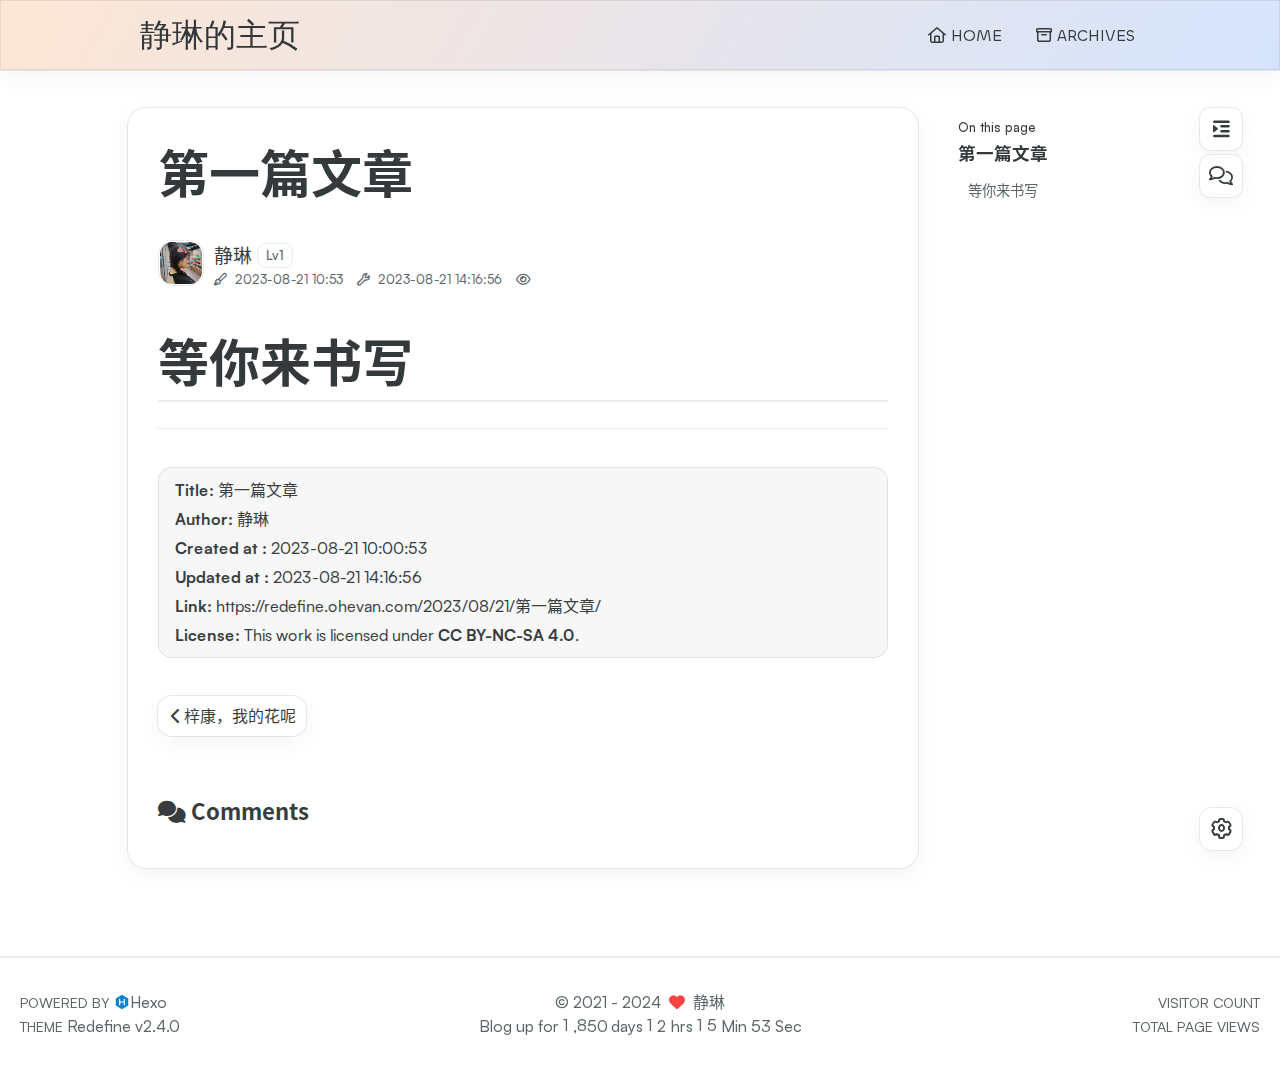
<file: 2023/08/21/第一篇文章/index.html>
<!DOCTYPE html>
<html lang="en">
<head>
    <meta charset="utf-8">
    <meta name="viewport" content="width=device-width, initial-scale=1">
    <meta name="keywords" content="Hexo Theme Redefine">
    
    <meta name="author" content="静琳">
    <!-- preconnect -->
    <link rel="preconnect" href="https://fonts.googleapis.com">
    <link rel="preconnect" href="https://fonts.gstatic.com" crossorigin>
    
    
    <!--- Seo Part-->
    
    <link rel="canonical" href="https://luvsophie.asia/2023/08/21/第一篇文章/"/>
    <meta name="robots" content="index,follow">
    <meta name="googlebot" content="index,follow">
    <meta name="revisit-after" content="1 days">
    
        <meta name="description" content="等你来书写">
<meta property="og:type" content="article">
<meta property="og:title" content="第一篇文章">
<meta property="og:url" content="https://luvsophie.asia/2023/08/21/%E7%AC%AC%E4%B8%80%E7%AF%87%E6%96%87%E7%AB%A0/index.html">
<meta property="og:site_name" content="Hexo">
<meta property="og:description" content="等你来书写">
<meta property="og:locale" content="en_US">
<meta property="article:published_time" content="2023-08-21T02:00:53.000Z">
<meta property="article:modified_time" content="2023-08-21T06:16:56.309Z">
<meta property="article:author" content="John Doe">
<meta name="twitter:card" content="summary">
    
    
    <!--- Icon Part-->
    <link rel="icon" type="image/png" href="/images/icon.png" sizes="192x192">
    <link rel="apple-touch-icon" sizes="180x180" href="/images/icon.png">
    <meta name="theme-color" content="#A31F34">
    <link rel="shortcut icon" href="/images/icon.png">
    <!--- Page Info-->
    
    <title>
        
            第一篇文章 -
        
        静琳的主页
    </title>
    
<link rel="stylesheet" href="/css/style.css">


    
        
<link rel="stylesheet" href="/css/build/styles.css">

    

    
<link rel="stylesheet" href="/fonts/fonts.css">

    
<link rel="stylesheet" href="/fonts/Satoshi/satoshi.css">

    
<link rel="stylesheet" href="/fonts/Chillax/chillax.css">

    <!--- Font Part-->
    
    
    
    

    <!--- Inject Part-->
    
    <script id="hexo-configurations">
    let Global = window.Global || {};
    Global.hexo_config = {"hostname":"luvsophie.asia","root":"/","language":"en"};
    Global.theme_config = {"articles":{"style":{"font_size":"16px","line_height":1.5,"image_border_radius":"14px","image_alignment":"center","image_caption":false,"link_icon":true},"word_count":{"enable":true,"count":true,"min2read":true},"author_label":{"enable":true,"auto":false,"list":[]},"code_block":{"copy":true,"style":"mac","font":{"enable":false,"family":null,"url":null}},"toc":{"enable":true,"max_depth":3,"number":false,"expand":true,"init_open":true},"copyright":true,"lazyload":true,"recommendation":{"enable":false,"title":"推荐阅读","limit":3,"mobile_limit":2,"placeholder":"/images/light.png","skip_dirs":[]}},"colors":{"primary":"#A31F34","secondary":null},"global":{"fonts":{"chinese":{"enable":false,"family":null,"url":null},"english":{"enable":false,"family":null,"url":null}},"content_max_width":"1000px","sidebar_width":"210px","hover":{"shadow":true,"scale":false},"scroll_progress":{"bar":false,"percentage":true},"website_counter":{"url":"https://busuanzi.ibruce.info/busuanzi/2.3/busuanzi.pure.mini.js","enable":true,"site_pv":true,"site_uv":true,"post_pv":true},"single_page":true,"open_graph":true,"google_analytics":{"enable":false,"id":null}},"home_banner":{"enable":true,"style":"fixed","image":{"light":"/images/light.jpg","dark":"/images/dark.jpg"},"title":"This is Sophie!","subtitle":{"text":"hello","hitokoto":{"enable":true,"api":"https://v1.hitokoto.cn?c=d&c=i"},"typing_speed":100,"backing_speed":80,"starting_delay":500,"backing_delay":1500,"loop":true,"smart_backspace":true},"text_color":{"light":"#fff","dark":"#d1d1b6"},"text_style":{"title_size":"2.8rem","subtitle_size":"1.5rem","line_height":1.2},"custom_font":{"enable":false,"family":null,"url":null},"social_links":{"enable":true,"links":{"github":null,"instagram":null,"zhihu":null,"twitter":null,"email":"2300015133@qq.com"},"qrs":{"weixin":null}}},"plugins":{"feed":{"enable":false},"aplayer":{"enable":false,"type":"fixed","audios":[{"name":null,"artist":null,"url":null,"cover":null}]},"mermaid":{"enable":false,"version":"9.3.0"}},"version":"2.4.0","navbar":{"auto_hide":true,"color":{"left":"#f78736","right":"#367df7","transparency":35},"links":{"Home":{"path":"/","icon":"fa-regular fa-house"},"Archives":{"path":"/archives","icon":"fa-regular fa-archive"}},"search":{"enable":false,"preload":true}},"page_templates":{"friends_column":2,"tags_style":"blur"},"home":{"sidebar":{"enable":true,"position":"left","first_item":"menu","announcement":null,"links":{"Archives":{"path":"/archives","icon":"fa-regular fa-archive"}}},"article_date_format":"auto","categories":{"enable":true,"limit":3},"tags":{"enable":true,"limit":3}},"footerStart":"2021/6/29 11:45:14"};
    Global.language_ago = {"second":"%s seconds ago","minute":"%s minutes ago","hour":"%s hours ago","day":"%s days ago","week":"%s weeks ago","month":"%s months ago","year":"%s years ago"};
    Global.data_config = {"masonry":false};
  </script>
    
    <!--- Fontawesome Part-->
    
<link rel="stylesheet" href="/fontawesome/fontawesome.min.css">

    
<link rel="stylesheet" href="/fontawesome/brands.min.css">

    
<link rel="stylesheet" href="/fontawesome/solid.min.css">

    
<link rel="stylesheet" href="/fontawesome/regular.min.css">

    
    
    
    
<meta name="generator" content="Hexo 6.3.0"></head>


<body>
<div class="progress-bar-container">
    

    
        <span class="pjax-progress-bar"></span>
        <span class="swup-progress-icon">
            <i class="fa-solid fa-circle-notch fa-spin"></i>
        </span>
    
</div>


<main class="page-container" id="swup">

    

    <div class="main-content-container">


        <div class="main-content-header">
            <header class="navbar-container">
    
    <div class="navbar-content">
        <div class="left">
            
            <a class="logo-title" href="https://luvsophie.asia/">
                
                静琳的主页
                
            </a>
        </div>

        <div class="right">
            <!-- PC -->
            <div class="desktop">
                <ul class="navbar-list">
                    
                        
                            <li class="navbar-item">
                                <!-- Menu -->
                                <a class="" 
                                    href="/"  >
                                    
                                        
                                            <i class="fa-regular fa-house"></i>
                                        
                                        HOME
                                    
                                </a>
                                <!-- Submenu -->
                                
                            </li>
                    
                        
                            <li class="navbar-item">
                                <!-- Menu -->
                                <a class="" 
                                    href="/archives"  >
                                    
                                        
                                            <i class="fa-regular fa-archive"></i>
                                        
                                        ARCHIVES
                                    
                                </a>
                                <!-- Submenu -->
                                
                            </li>
                    
                    
                </ul>
            </div>
            <!-- Mobile -->
            <div class="mobile">
                
                <div class="icon-item navbar-bar">
                    <div class="navbar-bar-middle"></div>
                </div>
            </div>
        </div>
    </div>

    <!-- Mobile drawer -->
    <div class="navbar-drawer">
        <ul class="drawer-navbar-list">
            
                
                    <li class="drawer-navbar-item flex-center">
                        <a class="" 
                        href="/"  >
                             
                                
                                    <i class="fa-regular fa-house"></i>
                                
                                HOME
                            
                        </a>
                    </li>
                    <!-- Submenu -->
                    
            
                
                    <li class="drawer-navbar-item flex-center">
                        <a class="" 
                        href="/archives"  >
                             
                                
                                    <i class="fa-regular fa-archive"></i>
                                
                                ARCHIVES
                            
                        </a>
                    </li>
                    <!-- Submenu -->
                    
            

        </ul>
    </div>

    <div class="window-mask"></div>

</header>


        </div>

        <div class="main-content-body">

            

            <div class="main-content">

                
                    <div class="post-page-container">
    <div class="article-content-container">

        <div class="article-title">
            
                <h1 class="article-title-regular">第一篇文章</h1>
            
            </div>
            
                    
        
        
            <div class="article-header">
                <div class="avatar">
                    <img src="/images/touxiang.jpg">
                </div>
                <div class="info">
                    <div class="author">
                        <span class="name">静琳</span>
                        
                            <span class="author-label">Lv1</span>
                        
                    </div>
                    <div class="meta-info">
                        <div class="article-meta-info">
    <span class="article-date article-meta-item">
        <i class="fa-regular fa-pen-fancy"></i>&nbsp;
        <span class="desktop">2023-08-21 10:53</span>
        <span class="mobile">2023-08-21 10:53</span>
        <span class="hover-info">Created</span>
    </span>
    
        <span class="article-date article-meta-item">
            <i class="fa-regular fa-wrench"></i>&nbsp;
            <span class="desktop">2023-08-21 14:16:56</span>
            <span class="mobile">2023-08-21 14:16:56</span>
            <span class="hover-info">Updated</span>
        </span>
    

    
    

    
    
    
    
        <span class="article-pv article-meta-item">
            <i class="fa-regular fa-eye"></i>&nbsp;<span id="busuanzi_value_page_pv"></span>
        </span>
    
</div>

                    </div>
                </div>
            </div>
        

        


        <div class="article-content markdown-body">
            <h1 id="等你来书写"><a href="#等你来书写" class="headerlink" title="等你来书写"></a>等你来书写</h1>
        </div>

        
            <div class="post-copyright-info">
                <div class="article-copyright-info-container">
    <ul>
        <li><strong>Title:</strong> 第一篇文章</li>
        <li><strong>Author:</strong> 静琳</li>
        <li><strong>Created at
                :</strong> 2023-08-21 10:00:53</li>
        
            <li>
                <strong>Updated at
                    :</strong> 2023-08-21 14:16:56
            </li>
        
        <li>
            <strong>Link:</strong> https://redefine.ohevan.com/2023/08/21/第一篇文章/
        </li>
        <li>
            <strong>
                License:
            </strong>
            
            This work is licensed under <a class="license" target="_blank" rel="noopener" href="https://creativecommons.org/licenses/by-nc-sa/4.0/deed.zh">CC BY-NC-SA 4.0</a>.
            

        </li>
    </ul>
</div>

            </div>
        

        

        

        
            <div class="article-nav">
                
                    <div class="article-prev">
                        <a class="prev"
                        rel="prev"
                        href="/2023/08/22/%E6%A2%93%E5%BA%B7%EF%BC%8C%E6%88%91%E7%9A%84%E8%8A%B1%E5%91%A2/"
                        >
                            <span class="left arrow-icon flex-center">
                                <i class="fa-solid fa-chevron-left"></i>
                            </span>
                            <span class="title flex-center">
                                <span class="post-nav-title-item">梓康，我的花呢</span>
                                <span class="post-nav-item">Prev posts</span>
                            </span>
                        </a>
                    </div>
                
                
            </div>
        


        
            <div class="comment-container">
                <div class="comments-container pjax">
    <div id="comment-anchor"></div>
    <div class="comment-area-title">
        <i class="fa-solid fa-comments"></i>&nbsp;Comments
    </div>
    

        
            
 
    <div id="waline"></div>
    <script type="module"  data-swup-reload-script>
        import { init } from 'https://evan.beee.top/js/waline.mjs';

        function loadWaline() {
            init({
                el: '#waline',
                serverURL: 'https://comment.luvsophie.asia',
                lang: 'zh-CN',
                dark: 'body[class~="dark-mode"]',
                requiredMeta: ['nick','mail'], // cannot customize by theme config, change it yourself
            });
        }

        if ('true') {
            const loadWalineTimeout = setTimeout(() => {
                loadWaline();
                clearTimeout(loadWalineTimeout);
            }, 1000);
        } else {
            window.addEventListener('DOMContentLoaded', loadWaline);
        }
        
    </script>



        
    
</div>

            </div>
        
    </div>

    
        <div class="toc-content-container">
            <div class="post-toc-wrap">
    <div class="post-toc">
        <div class="toc-title">On this page</div>
        <div class="page-title">第一篇文章</div>
        <ol class="nav"><li class="nav-item nav-level-1"><a class="nav-link" href="#%E7%AD%89%E4%BD%A0%E6%9D%A5%E4%B9%A6%E5%86%99"><span class="nav-text">等你来书写</span></a></li></ol>

    </div>
</div>
        </div>
    
</div>



                

            </div>

            

        </div>

        <div class="main-content-footer">
            <footer class="footer mt-5 py-5 h-auto text-base text-third-text-color relative border-t-2 border-t-border-color">
    <div class="info-container py-3 text-center">
        
        <div class="text-center">
            &copy;
            
              <span>2021</span>
              -
            
            2024&nbsp;&nbsp;<i class="fa-solid fa-heart fa-beat" style="--fa-animation-duration: 0.5s; color: #f54545"></i>&nbsp;&nbsp;<a href="/">静琳</a>
        </div>
        
            <script data-swup-reload-script src="https://busuanzi.ibruce.info/busuanzi/2.3/busuanzi.pure.mini.js"></script>
            <div class="relative text-center lg:absolute lg:right-[20px] lg:top-1/2 lg:-translate-y-1/2 lg:text-right">
                
                    <span id="busuanzi_container_site_uv" class="lg:!block">
                        <span class="text-sm">VISITOR COUNT</span>
                        <span id="busuanzi_value_site_uv"></span>
                    </span>
                
                
                    <span id="busuanzi_container_site_pv" class="lg:!block">
                        <span class="text-sm">TOTAL PAGE VIEWS</span>
                        <span id="busuanzi_value_site_pv"></span>
                    </span>
                
            </div>
        
        <div class="relative text-center lg:absolute lg:left-[20px] lg:top-1/2 lg:-translate-y-1/2 lg:text-left">
            <span class="lg:block text-sm">POWERED BY <?xml version="1.0" encoding="utf-8"?><!DOCTYPE svg PUBLIC "-//W3C//DTD SVG 1.1//EN" "http://www.w3.org/Graphics/SVG/1.1/DTD/svg11.dtd"><svg class="relative top-[2px] inline-block align-baseline" version="1.1" id="圖層_1" xmlns="http://www.w3.org/2000/svg" xmlns:xlink="http://www.w3.org/1999/xlink" x="0px" y="0px" width="1rem" height="1rem" viewBox="0 0 512 512" enable-background="new 0 0 512 512" xml:space="preserve"><path fill="#0E83CD" d="M256.4,25.8l-200,115.5L56,371.5l199.6,114.7l200-115.5l0.4-230.2L256.4,25.8z M349,354.6l-18.4,10.7l-18.6-11V275H200v79.6l-18.4,10.7l-18.6-11v-197l18.5-10.6l18.5,10.8V237h112v-79.6l18.5-10.6l18.5,10.8V354.6z"/></svg><a target="_blank" class="text-base" href="https://hexo.io">Hexo</a></span>
            <span class="text-sm lg:block">THEME&nbsp;<a class="text-base" target="_blank" href="https://github.com/EvanNotFound/hexo-theme-redefine">Redefine v2.4.0</a></span>
        </div>
        
        
            <div>
                Blog up for <span class="odometer" id="runtime_days" ></span> days <span class="odometer" id="runtime_hours"></span> hrs <span class="odometer" id="runtime_minutes"></span> Min <span class="odometer" id="runtime_seconds"></span> Sec
            </div>
        
        
            <script data-swup-reload-script>
                try {
                    function odometer_init() {
                    const elements = document.querySelectorAll('.odometer');
                    elements.forEach(el => {
                        new Odometer({
                            el,
                            format: '( ddd).dd',
                            duration: 200
                        });
                    });
                    }
                    odometer_init();
                } catch (error) {}
            </script>
        
        
        
    </div>  
</footer>
        </div>
    </div>

    
        <div class="post-tools">
            <div class="post-tools-container">
    <ul class="article-tools-list">
        <!-- TOC aside toggle -->
        
            <li class="right-bottom-tools page-aside-toggle">
                <i class="fa-regular fa-outdent"></i>
            </li>
        

        <!-- go comment -->
        
            <li class="go-comment">
                <i class="fa-regular fa-comments"></i>
            </li>
        
    </ul>
</div>

        </div>
    

    <div class="right-side-tools-container">
        <div class="side-tools-container">
    <ul class="hidden-tools-list">
        <li class="right-bottom-tools tool-font-adjust-plus flex-center">
            <i class="fa-regular fa-magnifying-glass-plus"></i>
        </li>

        <li class="right-bottom-tools tool-font-adjust-minus flex-center">
            <i class="fa-regular fa-magnifying-glass-minus"></i>
        </li>

        <li class="right-bottom-tools tool-expand-width flex-center">
            <i class="fa-regular fa-expand"></i>
        </li>

        <li class="right-bottom-tools tool-dark-light-toggle flex-center">
            <i class="fa-regular fa-moon"></i>
        </li>

        <!-- rss -->
        

        

        <li class="right-bottom-tools tool-scroll-to-bottom flex-center">
            <i class="fa-regular fa-arrow-down"></i>
        </li>
    </ul>

    <ul class="visible-tools-list">
        <li class="right-bottom-tools toggle-tools-list flex-center">
            <i class="fa-regular fa-cog fa-spin"></i>
        </li>
        
            <li class="right-bottom-tools tool-scroll-to-top flex-center">
                <i class="arrow-up fas fa-arrow-up"></i>
                <span class="percent"></span>
            </li>
        
        
    </ul>
</div>

    </div>

    <div class="image-viewer-container">
    <img src="">
</div>


    

</main>


    
<script src="/js/libs/Swup.min.js"></script>

<script src="/js/libs/SwupSlideTheme.min.js"></script>

<script src="/js/libs/SwupScriptsPlugin.min.js"></script>

<script src="/js/libs/SwupProgressPlugin.min.js"></script>

<script src="/js/libs/SwupScrollPlugin.min.js"></script>

<script>
    const swup = new Swup({
        plugins: [
            new SwupScriptsPlugin({
                optin: true,
            }),
            new SwupProgressPlugin(),
            new SwupScrollPlugin({
                offset: 80,
            }),
            new SwupSlideTheme({
                mainElement: ".main-content-body",
            }),
        ],
        containers: ["#swup"],
    });

    swup.hooks.on("page:view", () => {
        Global.refresh();
    });

    // if (document.readyState === "complete") {
    //
    // } else {
    //     document.addEventListener("DOMContentLoaded", () => init());
    // }
</script>






<script src="/js/utils.js"></script>

<script src="/js/main.js"></script>

<script src="/js/layouts/navbarShrink.js"></script>

<script src="/js/tools/scrollTopBottom.js"></script>

<script src="/js/tools/lightDarkSwitch.js"></script>

<script src="/js/layouts/categoryList.js"></script>





    
<script src="/js/tools/codeBlock.js"></script>




    
<script src="/js/layouts/lazyload.js"></script>




    
<script src="/js/tools/runtime.js"></script>

    
<script src="/js/libs/odometer.min.js"></script>

    
<link rel="stylesheet" href="/assets/odometer-theme-minimal.css">




  
<script src="/js/libs/Typed.min.js"></script>

  
<script src="/js/plugins/typed.js"></script>







<div class="post-scripts" data-swup-reload-script>
    
        
<script src="/js/tools/tocToggle.js"></script>

<script src="/js/layouts/toc.js"></script>

<script src="/js/libs/anime.min.js"></script>

<script src="/js/plugins/tabs.js"></script>

    
</div>


</body>
</html>
</file>
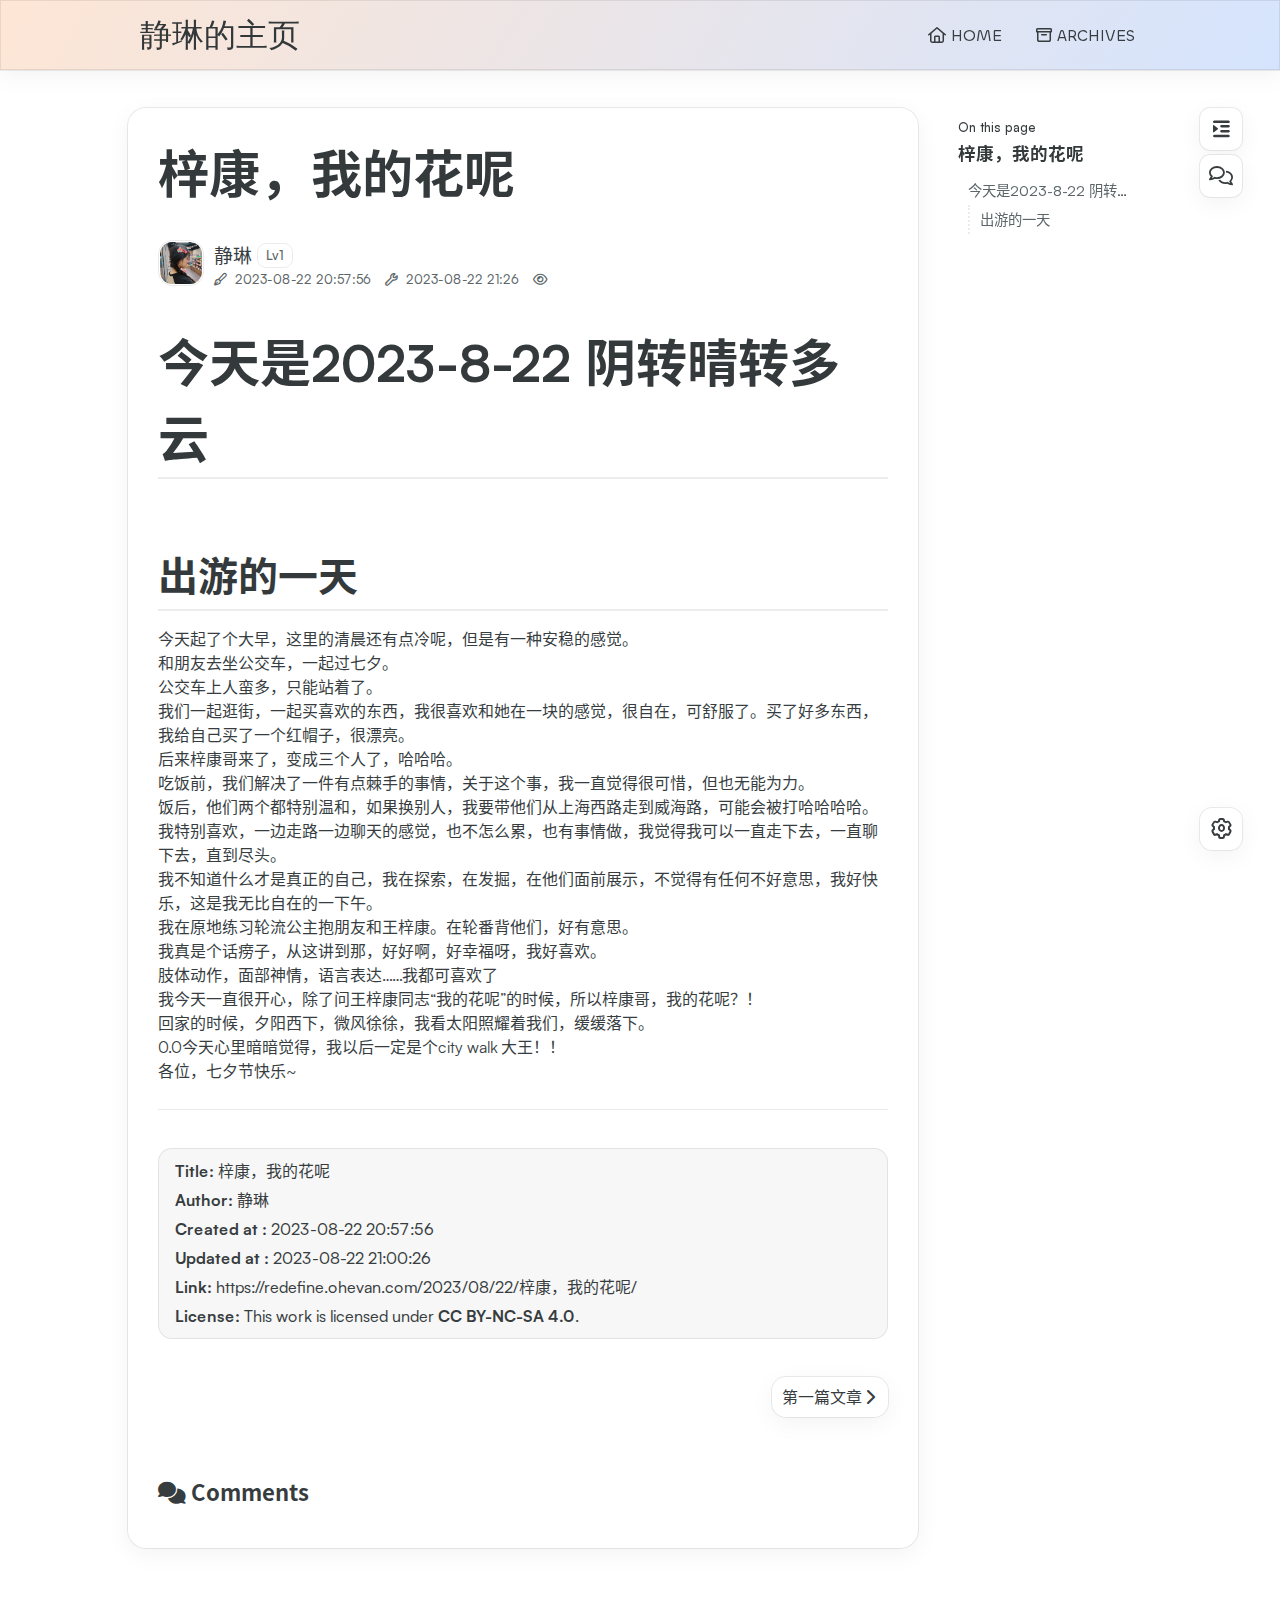
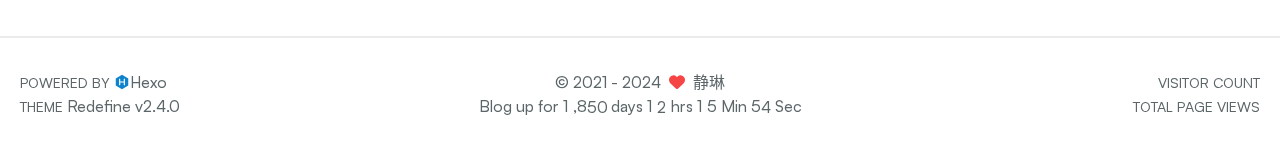
<file: 2023/08/22/梓康，我的花呢/index.html>
<!DOCTYPE html>
<html lang="en">
<head>
    <meta charset="utf-8">
    <meta name="viewport" content="width=device-width, initial-scale=1">
    <meta name="keywords" content="Hexo Theme Redefine">
    
    <meta name="author" content="静琳">
    <!-- preconnect -->
    <link rel="preconnect" href="https://fonts.googleapis.com">
    <link rel="preconnect" href="https://fonts.gstatic.com" crossorigin>
    
    
    <!--- Seo Part-->
    
    <link rel="canonical" href="https://luvsophie.asia/2023/08/22/梓康，我的花呢/"/>
    <meta name="robots" content="index,follow">
    <meta name="googlebot" content="index,follow">
    <meta name="revisit-after" content="1 days">
    
        <meta name="description" content="今天是2023-8-22 阴转晴转多云出游的一天今天起了个大早，这里的清晨还有点冷呢，但是有一种安稳的感觉。和朋友去坐公交车，一起过七夕。公交车上人蛮多，只能站着了。我们一起逛街，一起买喜欢的东西，我很喜欢和她在一块的感觉，很自在，可舒服了。买了好多东西，我给自己买了一个红帽子，很漂亮。后来梓康哥来了，变成三个人了，哈哈哈。吃饭前，我们解决了一件有点棘手的事情，关于这个事，我一直觉得很可惜，但也无">
<meta property="og:type" content="article">
<meta property="og:title" content="梓康，我的花呢">
<meta property="og:url" content="https://luvsophie.asia/2023/08/22/%E6%A2%93%E5%BA%B7%EF%BC%8C%E6%88%91%E7%9A%84%E8%8A%B1%E5%91%A2/index.html">
<meta property="og:site_name" content="Hexo">
<meta property="og:description" content="今天是2023-8-22 阴转晴转多云出游的一天今天起了个大早，这里的清晨还有点冷呢，但是有一种安稳的感觉。和朋友去坐公交车，一起过七夕。公交车上人蛮多，只能站着了。我们一起逛街，一起买喜欢的东西，我很喜欢和她在一块的感觉，很自在，可舒服了。买了好多东西，我给自己买了一个红帽子，很漂亮。后来梓康哥来了，变成三个人了，哈哈哈。吃饭前，我们解决了一件有点棘手的事情，关于这个事，我一直觉得很可惜，但也无">
<meta property="og:locale" content="en_US">
<meta property="article:published_time" content="2023-08-22T12:57:56.000Z">
<meta property="article:modified_time" content="2023-08-22T13:00:26.877Z">
<meta property="article:author" content="John Doe">
<meta name="twitter:card" content="summary">
    
    
    <!--- Icon Part-->
    <link rel="icon" type="image/png" href="/images/icon.png" sizes="192x192">
    <link rel="apple-touch-icon" sizes="180x180" href="/images/icon.png">
    <meta name="theme-color" content="#A31F34">
    <link rel="shortcut icon" href="/images/icon.png">
    <!--- Page Info-->
    
    <title>
        
            梓康，我的花呢 -
        
        静琳的主页
    </title>
    
<link rel="stylesheet" href="/css/style.css">


    
        
<link rel="stylesheet" href="/css/build/styles.css">

    

    
<link rel="stylesheet" href="/fonts/fonts.css">

    
<link rel="stylesheet" href="/fonts/Satoshi/satoshi.css">

    
<link rel="stylesheet" href="/fonts/Chillax/chillax.css">

    <!--- Font Part-->
    
    
    
    

    <!--- Inject Part-->
    
    <script id="hexo-configurations">
    let Global = window.Global || {};
    Global.hexo_config = {"hostname":"luvsophie.asia","root":"/","language":"en"};
    Global.theme_config = {"articles":{"style":{"font_size":"16px","line_height":1.5,"image_border_radius":"14px","image_alignment":"center","image_caption":false,"link_icon":true},"word_count":{"enable":true,"count":true,"min2read":true},"author_label":{"enable":true,"auto":false,"list":[]},"code_block":{"copy":true,"style":"mac","font":{"enable":false,"family":null,"url":null}},"toc":{"enable":true,"max_depth":3,"number":false,"expand":true,"init_open":true},"copyright":true,"lazyload":true,"recommendation":{"enable":false,"title":"推荐阅读","limit":3,"mobile_limit":2,"placeholder":"/images/light.png","skip_dirs":[]}},"colors":{"primary":"#A31F34","secondary":null},"global":{"fonts":{"chinese":{"enable":false,"family":null,"url":null},"english":{"enable":false,"family":null,"url":null}},"content_max_width":"1000px","sidebar_width":"210px","hover":{"shadow":true,"scale":false},"scroll_progress":{"bar":false,"percentage":true},"website_counter":{"url":"https://busuanzi.ibruce.info/busuanzi/2.3/busuanzi.pure.mini.js","enable":true,"site_pv":true,"site_uv":true,"post_pv":true},"single_page":true,"open_graph":true,"google_analytics":{"enable":false,"id":null}},"home_banner":{"enable":true,"style":"fixed","image":{"light":"/images/light.jpg","dark":"/images/dark.jpg"},"title":"This is Sophie!","subtitle":{"text":"hello","hitokoto":{"enable":true,"api":"https://v1.hitokoto.cn?c=d&c=i"},"typing_speed":100,"backing_speed":80,"starting_delay":500,"backing_delay":1500,"loop":true,"smart_backspace":true},"text_color":{"light":"#fff","dark":"#d1d1b6"},"text_style":{"title_size":"2.8rem","subtitle_size":"1.5rem","line_height":1.2},"custom_font":{"enable":false,"family":null,"url":null},"social_links":{"enable":true,"links":{"github":null,"instagram":null,"zhihu":null,"twitter":null,"email":"2300015133@qq.com"},"qrs":{"weixin":null}}},"plugins":{"feed":{"enable":false},"aplayer":{"enable":false,"type":"fixed","audios":[{"name":null,"artist":null,"url":null,"cover":null}]},"mermaid":{"enable":false,"version":"9.3.0"}},"version":"2.4.0","navbar":{"auto_hide":true,"color":{"left":"#f78736","right":"#367df7","transparency":35},"links":{"Home":{"path":"/","icon":"fa-regular fa-house"},"Archives":{"path":"/archives","icon":"fa-regular fa-archive"}},"search":{"enable":false,"preload":true}},"page_templates":{"friends_column":2,"tags_style":"blur"},"home":{"sidebar":{"enable":true,"position":"left","first_item":"menu","announcement":null,"links":{"Archives":{"path":"/archives","icon":"fa-regular fa-archive"}}},"article_date_format":"auto","categories":{"enable":true,"limit":3},"tags":{"enable":true,"limit":3}},"footerStart":"2021/6/29 11:45:14"};
    Global.language_ago = {"second":"%s seconds ago","minute":"%s minutes ago","hour":"%s hours ago","day":"%s days ago","week":"%s weeks ago","month":"%s months ago","year":"%s years ago"};
    Global.data_config = {"masonry":false};
  </script>
    
    <!--- Fontawesome Part-->
    
<link rel="stylesheet" href="/fontawesome/fontawesome.min.css">

    
<link rel="stylesheet" href="/fontawesome/brands.min.css">

    
<link rel="stylesheet" href="/fontawesome/solid.min.css">

    
<link rel="stylesheet" href="/fontawesome/regular.min.css">

    
    
    
    
<meta name="generator" content="Hexo 6.3.0"></head>


<body>
<div class="progress-bar-container">
    

    
        <span class="pjax-progress-bar"></span>
        <span class="swup-progress-icon">
            <i class="fa-solid fa-circle-notch fa-spin"></i>
        </span>
    
</div>


<main class="page-container" id="swup">

    

    <div class="main-content-container">


        <div class="main-content-header">
            <header class="navbar-container">
    
    <div class="navbar-content">
        <div class="left">
            
            <a class="logo-title" href="https://luvsophie.asia/">
                
                静琳的主页
                
            </a>
        </div>

        <div class="right">
            <!-- PC -->
            <div class="desktop">
                <ul class="navbar-list">
                    
                        
                            <li class="navbar-item">
                                <!-- Menu -->
                                <a class="" 
                                    href="/"  >
                                    
                                        
                                            <i class="fa-regular fa-house"></i>
                                        
                                        HOME
                                    
                                </a>
                                <!-- Submenu -->
                                
                            </li>
                    
                        
                            <li class="navbar-item">
                                <!-- Menu -->
                                <a class="" 
                                    href="/archives"  >
                                    
                                        
                                            <i class="fa-regular fa-archive"></i>
                                        
                                        ARCHIVES
                                    
                                </a>
                                <!-- Submenu -->
                                
                            </li>
                    
                    
                </ul>
            </div>
            <!-- Mobile -->
            <div class="mobile">
                
                <div class="icon-item navbar-bar">
                    <div class="navbar-bar-middle"></div>
                </div>
            </div>
        </div>
    </div>

    <!-- Mobile drawer -->
    <div class="navbar-drawer">
        <ul class="drawer-navbar-list">
            
                
                    <li class="drawer-navbar-item flex-center">
                        <a class="" 
                        href="/"  >
                             
                                
                                    <i class="fa-regular fa-house"></i>
                                
                                HOME
                            
                        </a>
                    </li>
                    <!-- Submenu -->
                    
            
                
                    <li class="drawer-navbar-item flex-center">
                        <a class="" 
                        href="/archives"  >
                             
                                
                                    <i class="fa-regular fa-archive"></i>
                                
                                ARCHIVES
                            
                        </a>
                    </li>
                    <!-- Submenu -->
                    
            

        </ul>
    </div>

    <div class="window-mask"></div>

</header>


        </div>

        <div class="main-content-body">

            

            <div class="main-content">

                
                    <div class="post-page-container">
    <div class="article-content-container">

        <div class="article-title">
            
                <h1 class="article-title-regular">梓康，我的花呢</h1>
            
            </div>
            
                    
        
        
            <div class="article-header">
                <div class="avatar">
                    <img src="/images/touxiang.jpg">
                </div>
                <div class="info">
                    <div class="author">
                        <span class="name">静琳</span>
                        
                            <span class="author-label">Lv1</span>
                        
                    </div>
                    <div class="meta-info">
                        <div class="article-meta-info">
    <span class="article-date article-meta-item">
        <i class="fa-regular fa-pen-fancy"></i>&nbsp;
        <span class="desktop">2023-08-22 20:57:56</span>
        <span class="mobile">2023-08-22 20:57:56</span>
        <span class="hover-info">Created</span>
    </span>
    
        <span class="article-date article-meta-item">
            <i class="fa-regular fa-wrench"></i>&nbsp;
            <span class="desktop">2023-08-22 21:26</span>
            <span class="mobile">2023-08-22 21:26</span>
            <span class="hover-info">Updated</span>
        </span>
    

    
    

    
    
    
    
        <span class="article-pv article-meta-item">
            <i class="fa-regular fa-eye"></i>&nbsp;<span id="busuanzi_value_page_pv"></span>
        </span>
    
</div>

                    </div>
                </div>
            </div>
        

        


        <div class="article-content markdown-body">
            <h1 id="今天是2023-8-22-阴转晴转多云"><a href="#今天是2023-8-22-阴转晴转多云" class="headerlink" title="今天是2023-8-22 阴转晴转多云"></a>今天是2023-8-22 阴转晴转多云</h1><h2 id="出游的一天"><a href="#出游的一天" class="headerlink" title="出游的一天"></a>出游的一天</h2><p>今天起了个大早，这里的清晨还有点冷呢，但是有一种安稳的感觉。<br>和朋友去坐公交车，一起过七夕。<br>公交车上人蛮多，只能站着了。<br>我们一起逛街，一起买喜欢的东西，我很喜欢和她在一块的感觉，很自在，可舒服了。买了好多东西，我给自己买了一个红帽子，很漂亮。<br>后来梓康哥来了，变成三个人了，哈哈哈。<br>吃饭前，我们解决了一件有点棘手的事情，关于这个事，我一直觉得很可惜，但也无能为力。<br>饭后，他们两个都特别温和，如果换别人，我要带他们从上海西路走到威海路，可能会被打哈哈哈哈。<br>我特别喜欢，一边走路一边聊天的感觉，也不怎么累，也有事情做，我觉得我可以一直走下去，一直聊下去，直到尽头。<br>我不知道什么才是真正的自己，我在探索，在发掘，在他们面前展示，不觉得有任何不好意思，我好快乐，这是我无比自在的一下午。<br>我在原地练习轮流公主抱朋友和王梓康。在轮番背他们，好有意思。<br>我真是个话痨子，从这讲到那，好好啊，好幸福呀，我好喜欢。<br>肢体动作，面部神情，语言表达……我都可喜欢了<br>我今天一直很开心，除了问王梓康同志“我的花呢”的时候，所以梓康哥，我的花呢？！<br>回家的时候，夕阳西下，微风徐徐，我看太阳照耀着我们，缓缓落下。<br>0.0今天心里暗暗觉得，我以后一定是个city walk 大王！！<br>各位，七夕节快乐~</p>

        </div>

        
            <div class="post-copyright-info">
                <div class="article-copyright-info-container">
    <ul>
        <li><strong>Title:</strong> 梓康，我的花呢</li>
        <li><strong>Author:</strong> 静琳</li>
        <li><strong>Created at
                :</strong> 2023-08-22 20:57:56</li>
        
            <li>
                <strong>Updated at
                    :</strong> 2023-08-22 21:00:26
            </li>
        
        <li>
            <strong>Link:</strong> https://redefine.ohevan.com/2023/08/22/梓康，我的花呢/
        </li>
        <li>
            <strong>
                License:
            </strong>
            
            This work is licensed under <a class="license" target="_blank" rel="noopener" href="https://creativecommons.org/licenses/by-nc-sa/4.0/deed.zh">CC BY-NC-SA 4.0</a>.
            

        </li>
    </ul>
</div>

            </div>
        

        

        

        
            <div class="article-nav">
                
                
                    <div class="article-next">
                        <a class="next"
                        rel="next"
                        href="/2023/08/21/%E7%AC%AC%E4%B8%80%E7%AF%87%E6%96%87%E7%AB%A0/"
                        >
                            <span class="title flex-center">
                                <span class="post-nav-title-item">第一篇文章</span>
                                <span class="post-nav-item">Next posts</span>
                            </span>
                            <span class="right arrow-icon flex-center">
                                <i class="fa-solid fa-chevron-right"></i>
                            </span>
                        </a>
                    </div>
                
            </div>
        


        
            <div class="comment-container">
                <div class="comments-container pjax">
    <div id="comment-anchor"></div>
    <div class="comment-area-title">
        <i class="fa-solid fa-comments"></i>&nbsp;Comments
    </div>
    

        
            
 
    <div id="waline"></div>
    <script type="module"  data-swup-reload-script>
        import { init } from 'https://evan.beee.top/js/waline.mjs';

        function loadWaline() {
            init({
                el: '#waline',
                serverURL: 'https://comment.luvsophie.asia',
                lang: 'zh-CN',
                dark: 'body[class~="dark-mode"]',
                requiredMeta: ['nick','mail'], // cannot customize by theme config, change it yourself
            });
        }

        if ('true') {
            const loadWalineTimeout = setTimeout(() => {
                loadWaline();
                clearTimeout(loadWalineTimeout);
            }, 1000);
        } else {
            window.addEventListener('DOMContentLoaded', loadWaline);
        }
        
    </script>



        
    
</div>

            </div>
        
    </div>

    
        <div class="toc-content-container">
            <div class="post-toc-wrap">
    <div class="post-toc">
        <div class="toc-title">On this page</div>
        <div class="page-title">梓康，我的花呢</div>
        <ol class="nav"><li class="nav-item nav-level-1"><a class="nav-link" href="#%E4%BB%8A%E5%A4%A9%E6%98%AF2023-8-22-%E9%98%B4%E8%BD%AC%E6%99%B4%E8%BD%AC%E5%A4%9A%E4%BA%91"><span class="nav-text">今天是2023-8-22 阴转晴转多云</span></a><ol class="nav-child"><li class="nav-item nav-level-2"><a class="nav-link" href="#%E5%87%BA%E6%B8%B8%E7%9A%84%E4%B8%80%E5%A4%A9"><span class="nav-text">出游的一天</span></a></li></ol></li></ol>

    </div>
</div>
        </div>
    
</div>



                

            </div>

            

        </div>

        <div class="main-content-footer">
            <footer class="footer mt-5 py-5 h-auto text-base text-third-text-color relative border-t-2 border-t-border-color">
    <div class="info-container py-3 text-center">
        
        <div class="text-center">
            &copy;
            
              <span>2021</span>
              -
            
            2024&nbsp;&nbsp;<i class="fa-solid fa-heart fa-beat" style="--fa-animation-duration: 0.5s; color: #f54545"></i>&nbsp;&nbsp;<a href="/">静琳</a>
        </div>
        
            <script data-swup-reload-script src="https://busuanzi.ibruce.info/busuanzi/2.3/busuanzi.pure.mini.js"></script>
            <div class="relative text-center lg:absolute lg:right-[20px] lg:top-1/2 lg:-translate-y-1/2 lg:text-right">
                
                    <span id="busuanzi_container_site_uv" class="lg:!block">
                        <span class="text-sm">VISITOR COUNT</span>
                        <span id="busuanzi_value_site_uv"></span>
                    </span>
                
                
                    <span id="busuanzi_container_site_pv" class="lg:!block">
                        <span class="text-sm">TOTAL PAGE VIEWS</span>
                        <span id="busuanzi_value_site_pv"></span>
                    </span>
                
            </div>
        
        <div class="relative text-center lg:absolute lg:left-[20px] lg:top-1/2 lg:-translate-y-1/2 lg:text-left">
            <span class="lg:block text-sm">POWERED BY <?xml version="1.0" encoding="utf-8"?><!DOCTYPE svg PUBLIC "-//W3C//DTD SVG 1.1//EN" "http://www.w3.org/Graphics/SVG/1.1/DTD/svg11.dtd"><svg class="relative top-[2px] inline-block align-baseline" version="1.1" id="圖層_1" xmlns="http://www.w3.org/2000/svg" xmlns:xlink="http://www.w3.org/1999/xlink" x="0px" y="0px" width="1rem" height="1rem" viewBox="0 0 512 512" enable-background="new 0 0 512 512" xml:space="preserve"><path fill="#0E83CD" d="M256.4,25.8l-200,115.5L56,371.5l199.6,114.7l200-115.5l0.4-230.2L256.4,25.8z M349,354.6l-18.4,10.7l-18.6-11V275H200v79.6l-18.4,10.7l-18.6-11v-197l18.5-10.6l18.5,10.8V237h112v-79.6l18.5-10.6l18.5,10.8V354.6z"/></svg><a target="_blank" class="text-base" href="https://hexo.io">Hexo</a></span>
            <span class="text-sm lg:block">THEME&nbsp;<a class="text-base" target="_blank" href="https://github.com/EvanNotFound/hexo-theme-redefine">Redefine v2.4.0</a></span>
        </div>
        
        
            <div>
                Blog up for <span class="odometer" id="runtime_days" ></span> days <span class="odometer" id="runtime_hours"></span> hrs <span class="odometer" id="runtime_minutes"></span> Min <span class="odometer" id="runtime_seconds"></span> Sec
            </div>
        
        
            <script data-swup-reload-script>
                try {
                    function odometer_init() {
                    const elements = document.querySelectorAll('.odometer');
                    elements.forEach(el => {
                        new Odometer({
                            el,
                            format: '( ddd).dd',
                            duration: 200
                        });
                    });
                    }
                    odometer_init();
                } catch (error) {}
            </script>
        
        
        
    </div>  
</footer>
        </div>
    </div>

    
        <div class="post-tools">
            <div class="post-tools-container">
    <ul class="article-tools-list">
        <!-- TOC aside toggle -->
        
            <li class="right-bottom-tools page-aside-toggle">
                <i class="fa-regular fa-outdent"></i>
            </li>
        

        <!-- go comment -->
        
            <li class="go-comment">
                <i class="fa-regular fa-comments"></i>
            </li>
        
    </ul>
</div>

        </div>
    

    <div class="right-side-tools-container">
        <div class="side-tools-container">
    <ul class="hidden-tools-list">
        <li class="right-bottom-tools tool-font-adjust-plus flex-center">
            <i class="fa-regular fa-magnifying-glass-plus"></i>
        </li>

        <li class="right-bottom-tools tool-font-adjust-minus flex-center">
            <i class="fa-regular fa-magnifying-glass-minus"></i>
        </li>

        <li class="right-bottom-tools tool-expand-width flex-center">
            <i class="fa-regular fa-expand"></i>
        </li>

        <li class="right-bottom-tools tool-dark-light-toggle flex-center">
            <i class="fa-regular fa-moon"></i>
        </li>

        <!-- rss -->
        

        

        <li class="right-bottom-tools tool-scroll-to-bottom flex-center">
            <i class="fa-regular fa-arrow-down"></i>
        </li>
    </ul>

    <ul class="visible-tools-list">
        <li class="right-bottom-tools toggle-tools-list flex-center">
            <i class="fa-regular fa-cog fa-spin"></i>
        </li>
        
            <li class="right-bottom-tools tool-scroll-to-top flex-center">
                <i class="arrow-up fas fa-arrow-up"></i>
                <span class="percent"></span>
            </li>
        
        
    </ul>
</div>

    </div>

    <div class="image-viewer-container">
    <img src="">
</div>


    

</main>


    
<script src="/js/libs/Swup.min.js"></script>

<script src="/js/libs/SwupSlideTheme.min.js"></script>

<script src="/js/libs/SwupScriptsPlugin.min.js"></script>

<script src="/js/libs/SwupProgressPlugin.min.js"></script>

<script src="/js/libs/SwupScrollPlugin.min.js"></script>

<script>
    const swup = new Swup({
        plugins: [
            new SwupScriptsPlugin({
                optin: true,
            }),
            new SwupProgressPlugin(),
            new SwupScrollPlugin({
                offset: 80,
            }),
            new SwupSlideTheme({
                mainElement: ".main-content-body",
            }),
        ],
        containers: ["#swup"],
    });

    swup.hooks.on("page:view", () => {
        Global.refresh();
    });

    // if (document.readyState === "complete") {
    //
    // } else {
    //     document.addEventListener("DOMContentLoaded", () => init());
    // }
</script>






<script src="/js/utils.js"></script>

<script src="/js/main.js"></script>

<script src="/js/layouts/navbarShrink.js"></script>

<script src="/js/tools/scrollTopBottom.js"></script>

<script src="/js/tools/lightDarkSwitch.js"></script>

<script src="/js/layouts/categoryList.js"></script>





    
<script src="/js/tools/codeBlock.js"></script>




    
<script src="/js/layouts/lazyload.js"></script>




    
<script src="/js/tools/runtime.js"></script>

    
<script src="/js/libs/odometer.min.js"></script>

    
<link rel="stylesheet" href="/assets/odometer-theme-minimal.css">




  
<script src="/js/libs/Typed.min.js"></script>

  
<script src="/js/plugins/typed.js"></script>







<div class="post-scripts" data-swup-reload-script>
    
        
<script src="/js/tools/tocToggle.js"></script>

<script src="/js/layouts/toc.js"></script>

<script src="/js/libs/anime.min.js"></script>

<script src="/js/plugins/tabs.js"></script>

    
</div>


</body>
</html>
</file>
<file: fonts/fonts.css>
/* noto-sans-sc-regular - chinese-simplified */
@font-face {
  font-family: "Noto Sans SC";
  font-style: normal;
  font-weight: 400;
  font-display: swap;
  src: local("Noto Sans SC"),
    url("./noto-sans-sc-v26-chinese-simplified-regular.woff2")
      format("woff2"),
    /* Chrome 26+, Opera 23+, Firefox 39+ */
      url("./noto-sans-sc-v26-chinese-simplified-regular.woff")
      format("woff"); /* Chrome 6+, Firefox 3.6+, IE 9+, Safari 5.1+ */
}
/* noto-sans-sc-700 - chinese-simplified */
@font-face {
  font-family: "Noto Sans SC";
  font-style: normal;
  font-weight: 700;
  font-display: swap;
  src: local("Noto Sans SC"),
    url("./noto-sans-sc-v26-chinese-simplified-700.woff2") format("woff2"),
    /* Chrome 26+, Opera 23+, Firefox 39+ */
      url("./noto-sans-sc-v26-chinese-simplified-700.woff") format("woff"); /* Chrome 6+, Firefox 3.6+, IE 9+, Safari 5.1+ */
}

/* ubuntu-mono-regular - latin */
@font-face {
  font-display: swap; /* Check https://developer.mozilla.org/en-US/docs/Web/CSS/@font-face/font-display for other options. */
  font-family: "Ubuntu Mono";
  font-style: normal;
  font-weight: 400;
  src: url("./ubuntu-mono-v15-latin-regular.woff2") format("woff2"),
    /* Chrome 36+, Opera 23+, Firefox 39+ */
      url("./ubuntu-mono-v15-latin-regular.woff") format("woff"); /* Chrome 5+, Firefox 3.6+, IE 9+, Safari 5.1+ */
}
</file>
<file: fonts/Satoshi/satoshi.css>
/**
 * @license
 *
 * Font Family: Satoshi
 * Designed by: Deni Anggara
 * URL: https://www.fontshare.comsatoshi
 * © 2023 Indian Type Foundry
 *
 * Font Styles:
 * Satoshi Variable(Variable font)
 * Satoshi Variable Italic(Variable font)
 *
*/


/**
* This is a variable font
* You can controll variable axes as shown below:
* font-variation-settings: 'wght' 900.0;
*
* available axes:

* 'wght' (range from 300.0 to 900.0)

*/

@font-face {
  font-family: 'Satoshi-Variable';
  src: url('Satoshi-Variable.woff2') format('woff2'),
       url('Satoshi-Variable.woff') format('woff'),
       url('Satoshi-Variable.ttf') format('truetype');
       font-weight: 300 900;
       font-display: swap;
       font-style: normal;
}


/**
* This is a variable font
* You can controll variable axes as shown below:
* font-variation-settings: 'wght' 900.0;
*
* available axes:

* 'wght' (range from 300.0 to 900.0)

*/

@font-face {
  font-family: 'Satoshi-VariableItalic';
  src: url('Satoshi-VariableItalic.woff2') format('woff2'),
       url('Satoshi-VariableItalic.woff') format('woff'),
       url('Satoshi-VariableItalic.ttf') format('truetype');
       font-weight: 300 900;
       font-display: swap;
       font-style: italic;
}
</file>
<file: fonts/Chillax/chillax.css>
/**
 * @license
 *
 * Font Family: Chillax
 * Designed by: Manushi Parikh
 * URL: https://www.fontshare.com/fonts/chillax
 * © 2023 Indian Type Foundry
 *
 * Font Style:
 * Chillax Variable(Variable font)
 *
*/


/**
* This is a variable font
* You can controll variable axes as shown below:
* font-variation-settings: 'wght' 700.0;
*
* available axes:

* 'wght' (range from 200.0 to 700.0)

*/

@font-face {
  font-family: 'Chillax-Variable';
  src: url('Chillax-Variable.woff2') format('woff2'),
       url('Chillax-Variable.woff') format('woff'),
       url('Chillax-Variable.ttf') format('truetype');
       font-weight: 200 700;
       font-display: swap;
       font-style: normal;
}
</file>
<file: assets/odometer-theme-minimal.css>
.odometer.odometer-auto-theme, .odometer.odometer-theme-minimal {
  display: inline-block;
  vertical-align: middle;
  *vertical-align: auto;
  *zoom: 1;
  *display: inline;
  position: relative;
}
.odometer.odometer-auto-theme .odometer-digit, .odometer.odometer-theme-minimal .odometer-digit {
  display: inline-block;
  vertical-align: middle;
  *vertical-align: auto;
  *zoom: 1;
  *display: inline;
  position: relative;
}
.odometer.odometer-auto-theme .odometer-digit .odometer-digit-spacer, .odometer.odometer-theme-minimal .odometer-digit .odometer-digit-spacer {
  display: inline-block;
  vertical-align: middle;
  *vertical-align: auto;
  *zoom: 1;
  *display: inline;
  visibility: hidden;
}
.odometer.odometer-auto-theme .odometer-digit .odometer-digit-inner, .odometer.odometer-theme-minimal .odometer-digit .odometer-digit-inner {
  text-align: left;
  display: block;
  position: absolute;
  top: 0;
  left: 0;
  right: 0;
  bottom: 0;
  overflow: hidden;
}
.odometer.odometer-auto-theme .odometer-digit .odometer-ribbon, .odometer.odometer-theme-minimal .odometer-digit .odometer-ribbon {
  display: block;
}
.odometer.odometer-auto-theme .odometer-digit .odometer-ribbon-inner, .odometer.odometer-theme-minimal .odometer-digit .odometer-ribbon-inner {
  display: block;
  -webkit-backface-visibility: hidden;
}
.odometer.odometer-auto-theme .odometer-digit .odometer-value, .odometer.odometer-theme-minimal .odometer-digit .odometer-value {
  display: block;
  -webkit-transform: translateZ(0);
}
.odometer.odometer-auto-theme .odometer-digit .odometer-value.odometer-last-value, .odometer.odometer-theme-minimal .odometer-digit .odometer-value.odometer-last-value {
  position: absolute;
}
.odometer.odometer-auto-theme.odometer-animating-up .odometer-ribbon-inner, .odometer.odometer-theme-minimal.odometer-animating-up .odometer-ribbon-inner {
  -webkit-transition: -webkit-transform 2s;
  -moz-transition: -moz-transform 2s;
  -ms-transition: -ms-transform 2s;
  -o-transition: -o-transform 2s;
  transition: transform 2s;
}
.odometer.odometer-auto-theme.odometer-animating-up.odometer-animating .odometer-ribbon-inner, .odometer.odometer-theme-minimal.odometer-animating-up.odometer-animating .odometer-ribbon-inner {
  -webkit-transform: translateY(-100%);
  -moz-transform: translateY(-100%);
  -ms-transform: translateY(-100%);
  -o-transform: translateY(-100%);
  transform: translateY(-100%);
}
.odometer.odometer-auto-theme.odometer-animating-down .odometer-ribbon-inner, .odometer.odometer-theme-minimal.odometer-animating-down .odometer-ribbon-inner {
  -webkit-transform: translateY(-100%);
  -moz-transform: translateY(-100%);
  -ms-transform: translateY(-100%);
  -o-transform: translateY(-100%);
  transform: translateY(-100%);
}
.odometer.odometer-auto-theme.odometer-animating-down.odometer-animating .odometer-ribbon-inner, .odometer.odometer-theme-minimal.odometer-animating-down.odometer-animating .odometer-ribbon-inner {
  -webkit-transition: -webkit-transform 2s;
  -moz-transition: -moz-transform 2s;
  -ms-transition: -ms-transform 2s;
  -o-transition: -o-transform 2s;
  transition: transform 2s;
  -webkit-transform: translateY(0);
  -moz-transform: translateY(0);
  -ms-transform: translateY(0);
  -o-transform: translateY(0);
  transform: translateY(0);
}
</file>
